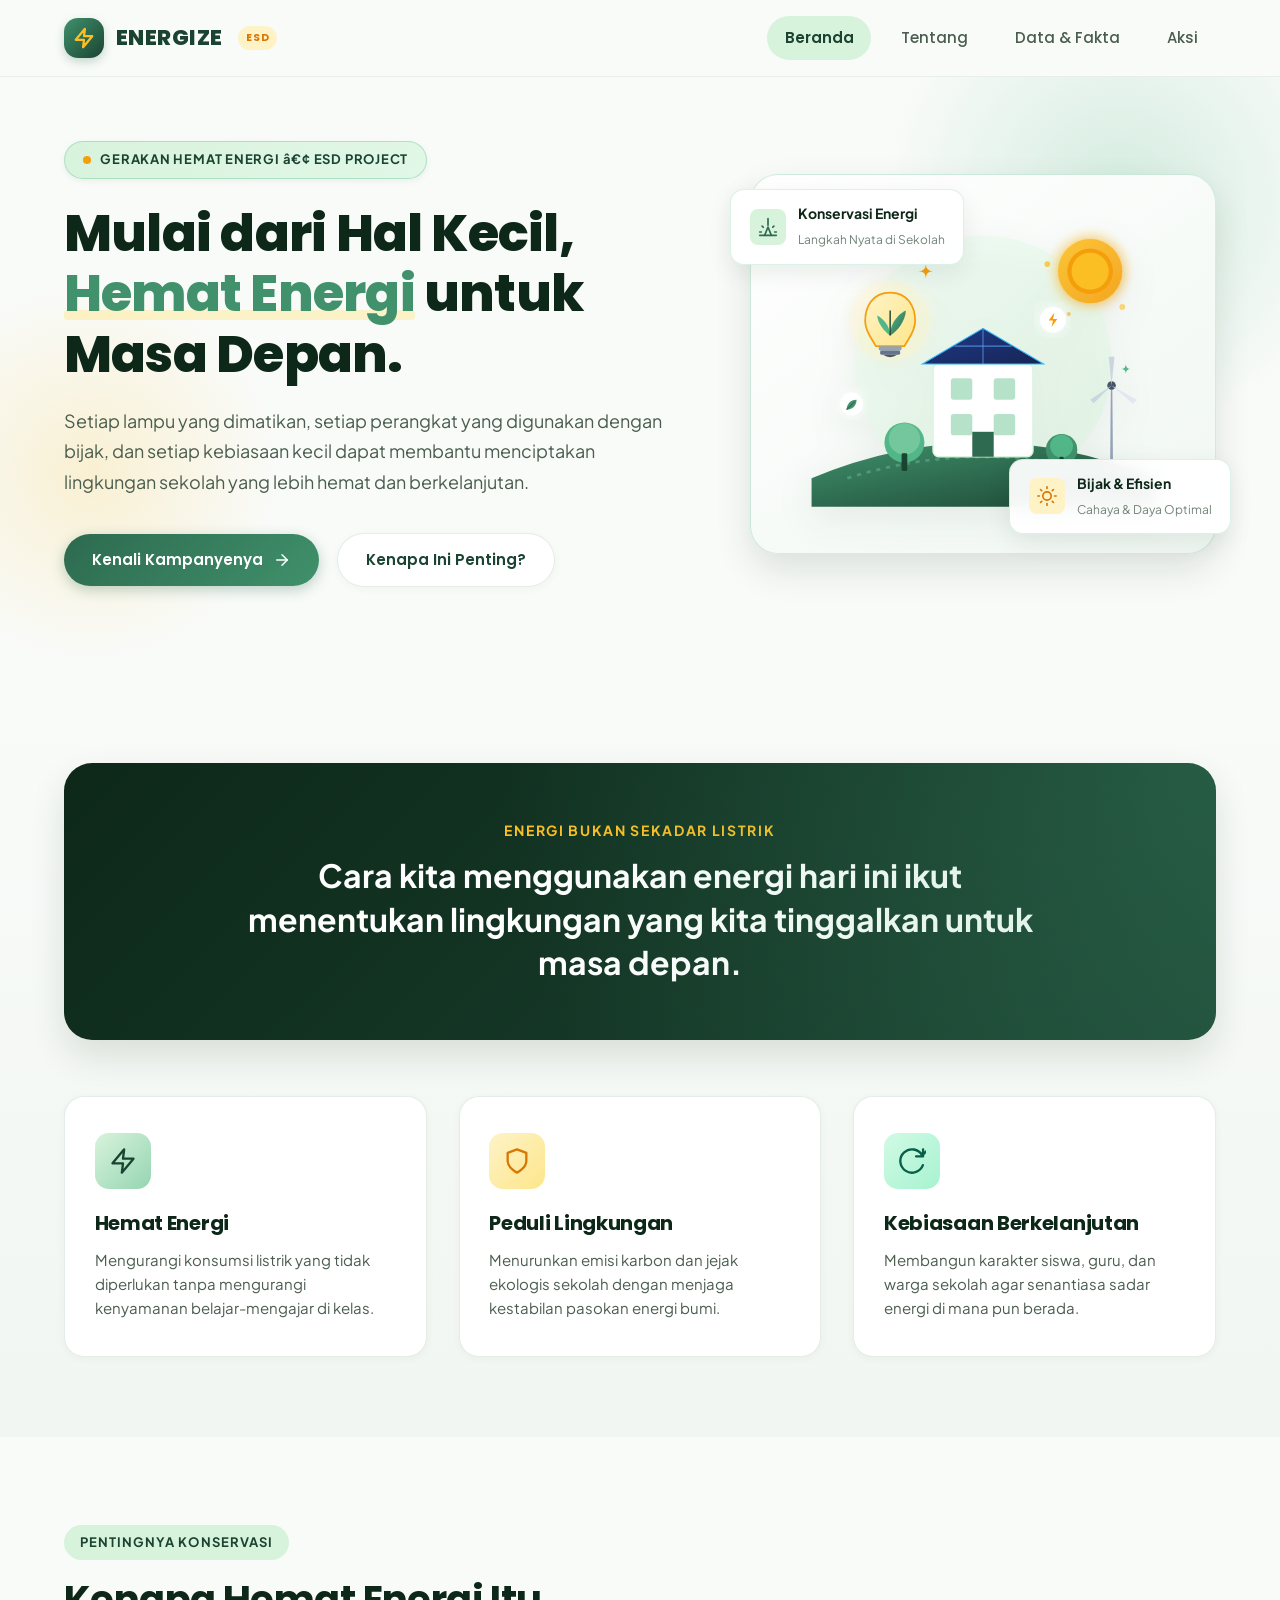
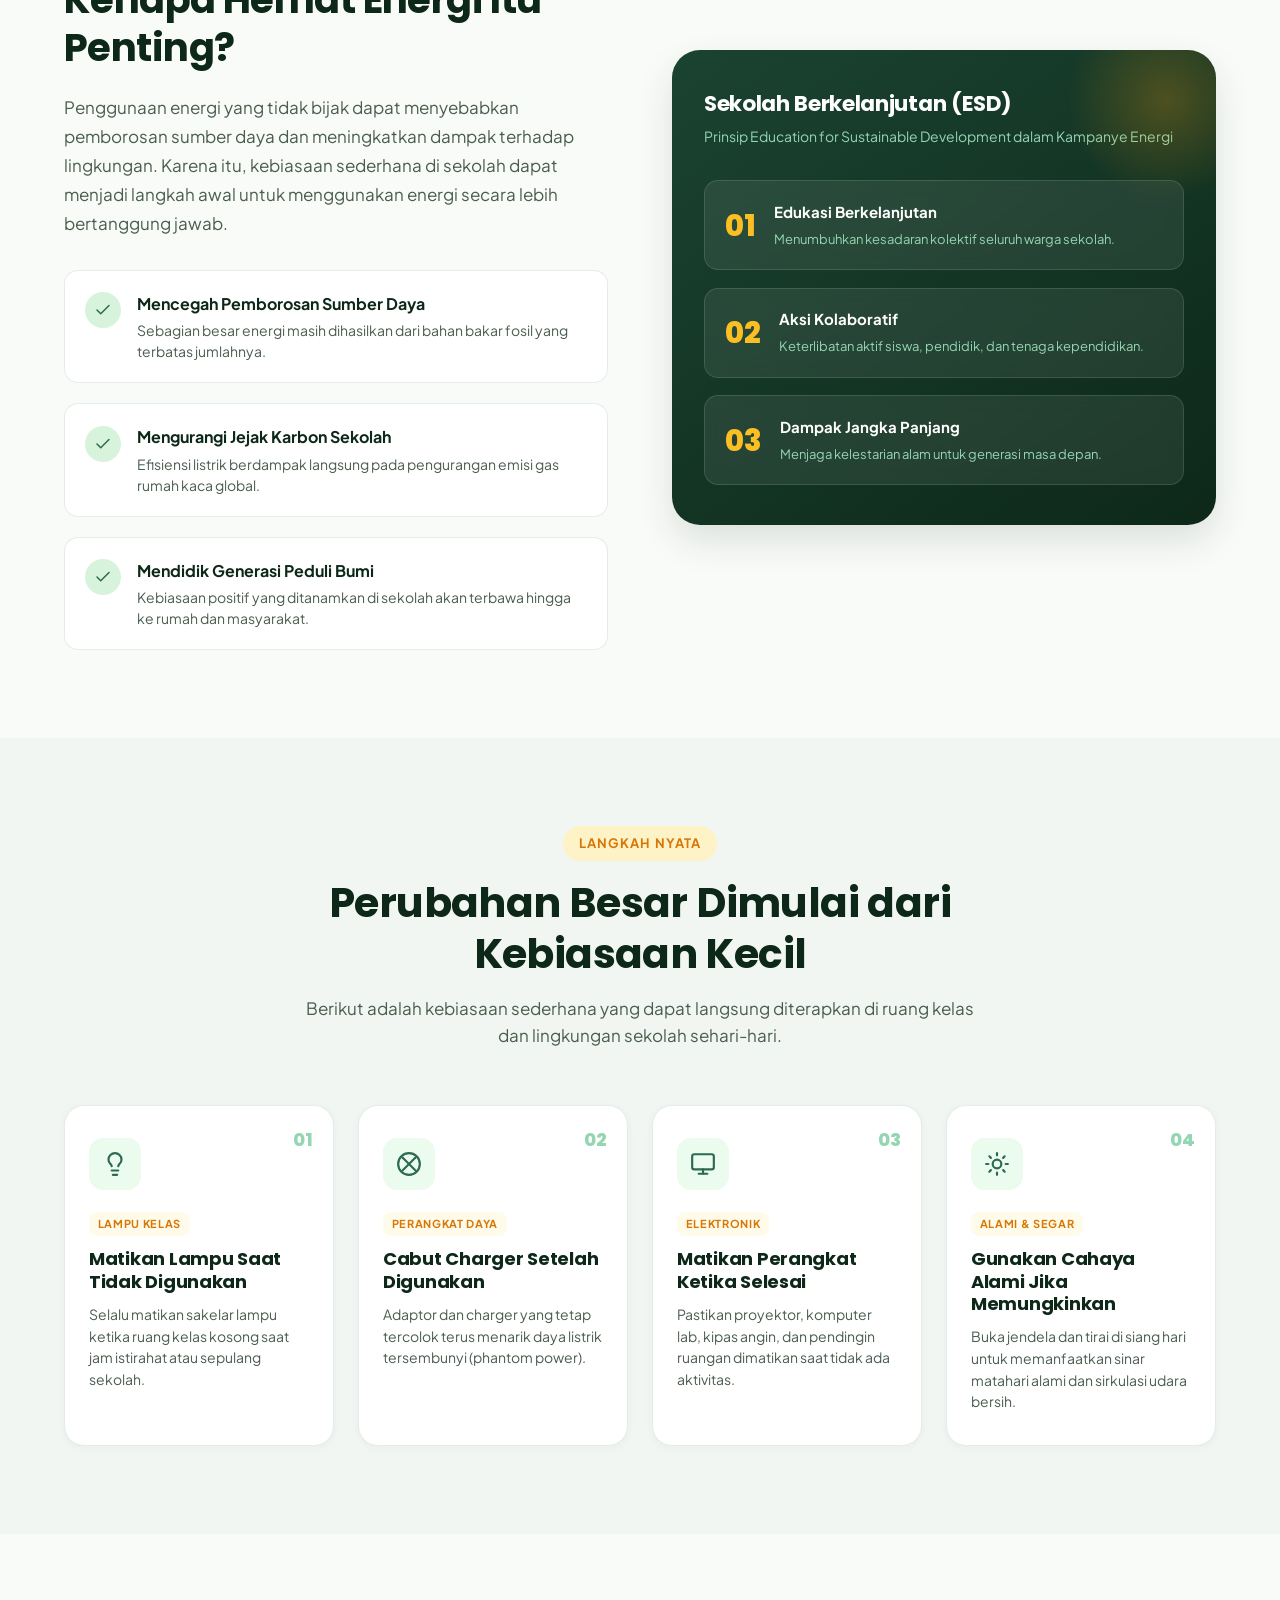
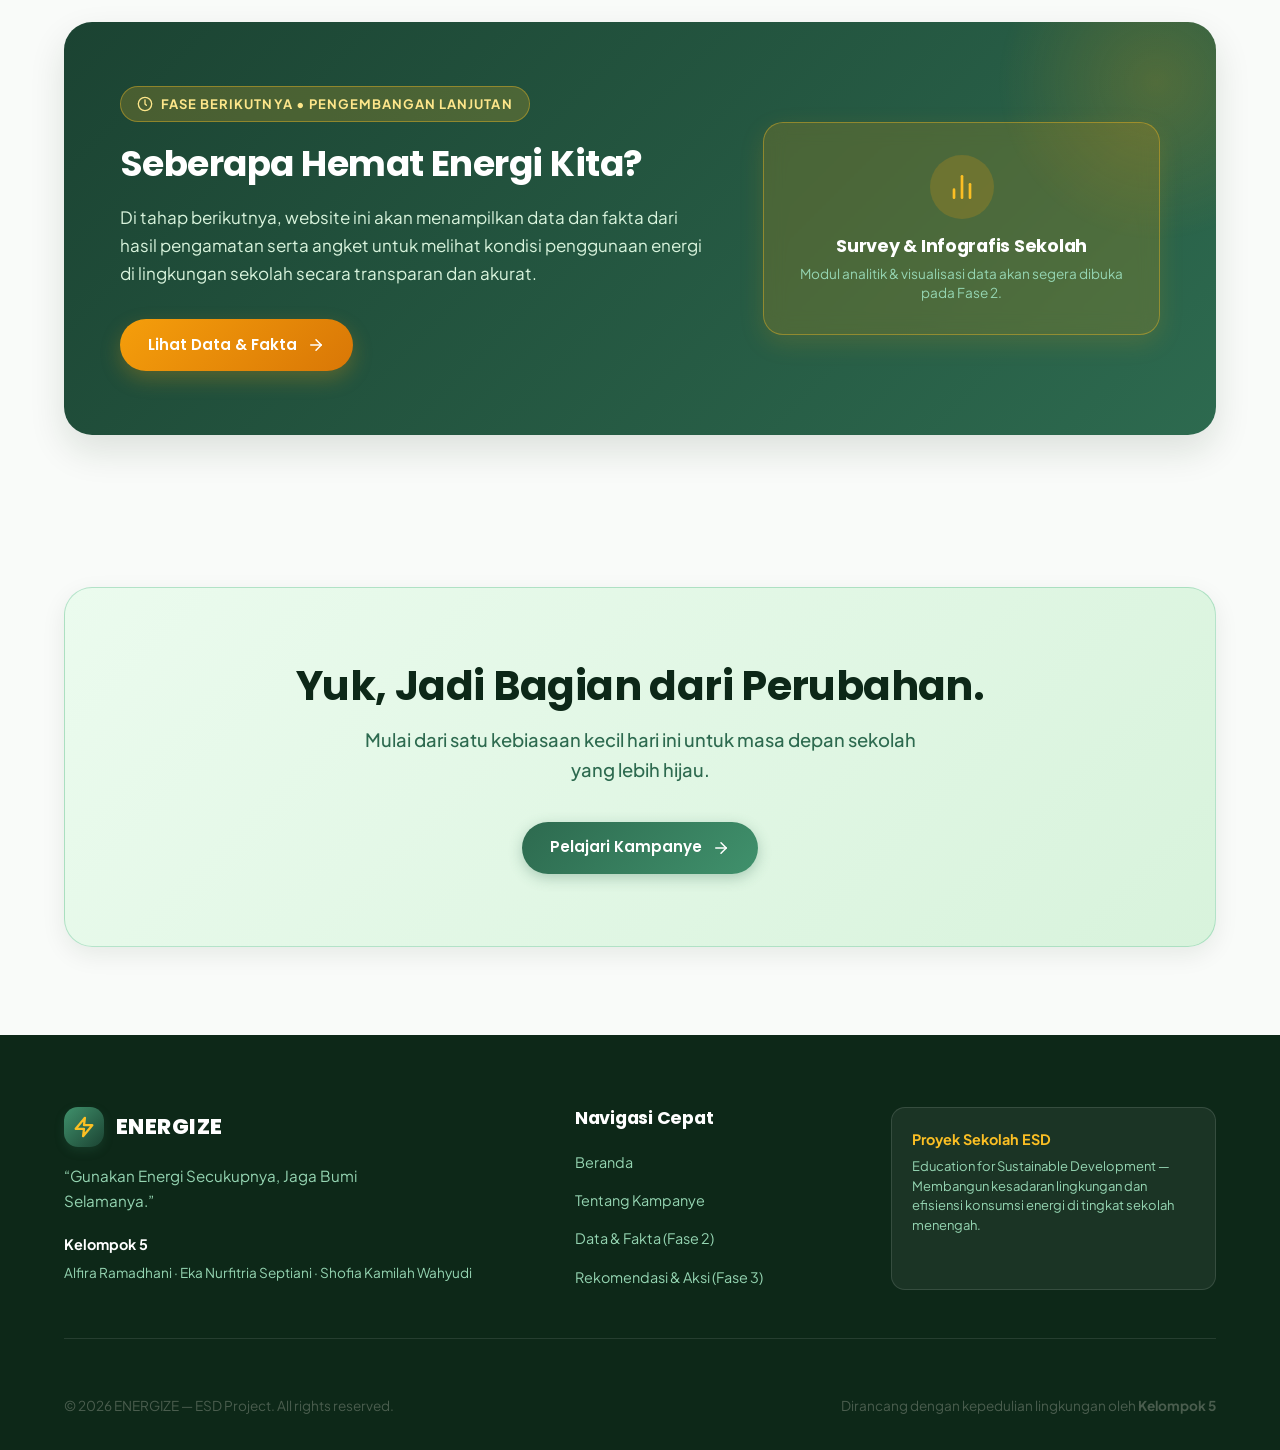
<file: index.html>
<!DOCTYPE html>
<html lang="id">
<head>
  <meta charset="UTF-8">
  <meta name="viewport" content="width=device-width, initial-scale=1.0">
  <meta name="description" content="ENERGIZE â€” Gerakan Hemat Energi di Sekolah untuk proyek ESD (Education for Sustainable Development) oleh Kelompok 5. Gunakan Energi Secukupnya, Jaga Bumi Selamanya.">
  <meta name="keywords" content="hemat energi, konservasi energi, ESD project, sekolah hijau, eco friendly school, kelola energi">
  <meta name="author" content="Kelompok 5">
  
  <title>ENERGIZE Gerakan Hemat Energi di Sekolah | ESD Project</title>

  <!-- Google Fonts -->
  <link rel="preconnect" href="https://fonts.googleapis.com">
  <link rel="preconnect" href="https://fonts.gstatic.com" crossorigin>
  <link href="https://fonts.googleapis.com/css2?family=Plus+Jakarta+Sans:wght@400;500;600;700&family=Poppins:wght@500;600;700;800&display=swap" rel="stylesheet">

  <!-- Custom CSS -->
  <link rel="stylesheet" href="css/style.css">
</head>
<body>

  <!-- ==================== HEADER & NAVBAR ==================== -->
  <header class="site-header" id="siteHeader">
    <div class="container nav-container">
      <a href="index.html" class="brand-logo" aria-label="ENERGIZE Beranda">
        <div class="brand-icon">
          <svg width="22" height="22" viewBox="0 0 24 24" fill="none" stroke="currentColor" stroke-width="2.5" stroke-linecap="round" stroke-linejoin="round">
            <path d="M13 2L3 14h9l-1 8 10-12h-9l1-8z"></path>
          </svg>
        </div>
        <span>ENERGIZE</span>
        <span class="brand-badge">ESD</span>
      </a>

      <!-- Navigation Links -->
      <nav class="nav-menu" id="navMenu" aria-label="Menu Utama">
        <a href="index.html" class="nav-link active" aria-current="page">Beranda</a>
        <a href="tentang.html" class="nav-link">Tentang</a>
        <a href="data.html" class="nav-link">
          Data & Fakta
        </a>
        <a href="aksi.html" class="nav-link">
          Aksi
        </a>
      </nav>

      <!-- Mobile Hamburger Button -->
      <button class="mobile-toggle" id="mobileToggle" aria-label="Buka Menu Navigasi" aria-expanded="false">
        <span></span>
        <span></span>
        <span></span>
      </button>
    </div>
  </header>

  <main>
    <!-- ==================== HERO SECTION ==================== -->
    <section class="hero-section" id="hero">
      <div class="hero-glow-1"></div>
      <div class="hero-glow-2"></div>
      <div class="container">
        <div class="hero-grid">
          <!-- Text Content -->
          <div class="hero-content fade-in-up">
            <div class="hero-badge">
              <span class="pulse-dot"></span>
              <span>GERAKAN HEMAT ENERGI â€¢ ESD PROJECT</span>
            </div>
            
            <h1 class="hero-title">
              Mulai dari Hal Kecil, <span class="highlight">Hemat Energi</span> untuk Masa Depan.
            </h1>
            
            <p class="hero-subtitle">
              Setiap lampu yang dimatikan, setiap perangkat yang digunakan dengan bijak, dan setiap kebiasaan kecil dapat membantu menciptakan lingkungan sekolah yang lebih hemat dan berkelanjutan.
            </p>
            
            <div class="hero-actions">
              <a href="tentang.html" class="btn btn-primary btn-icon-right">
                <span>Kenali Kampanyenya</span>
                <svg width="18" height="18" viewBox="0 0 24 24" fill="none" stroke="currentColor" stroke-width="2" stroke-linecap="round" stroke-linejoin="round">
                  <line x1="5" y1="12" x2="19" y2="12"></line>
                  <polyline points="12 5 19 12 12 19"></polyline>
                </svg>
              </a>
              <a href="#why-matters" class="btn btn-secondary">
                Kenapa Ini Penting?
              </a>
            </div>
          </div>

          <!-- Hero Illustration Card -->
          <div class="hero-visual fade-in-up">
            <div class="visual-canvas-card">
              <img src="assets/images/hero-illustration.svg" alt="Ilustrasi Kampanye Hemat Energi di Lingkungan Sekolah" class="hero-svg-art" width="560" height="440">
            </div>

            <!-- Floating Stat Badges -->
            <div class="floating-stat-card stat-card-1">
              <div class="stat-icon green">
                <svg width="20" height="20" viewBox="0 0 24 24" fill="none" stroke="currentColor" stroke-width="2" stroke-linecap="round" stroke-linejoin="round">
                  <path d="M12 2v8"></path>
                  <path d="m4.93 10.93 1.41 1.41"></path>
                  <path d="M2 18h2"></path>
                  <path d="M20 18h2"></path>
                  <path d="m19.07 10.93-1.41 1.41"></path>
                  <path d="M22 22H2"></path>
                  <path d="m8 22 4-10 4 10"></path>
                </svg>
              </div>
              <div class="stat-text">
                <strong>Konservasi Energi</strong>
                <span>Langkah Nyata di Sekolah</span>
              </div>
            </div>

            <div class="floating-stat-card stat-card-2">
              <div class="stat-icon yellow">
                <svg width="20" height="20" viewBox="0 0 24 24" fill="none" stroke="currentColor" stroke-width="2" stroke-linecap="round" stroke-linejoin="round">
                  <circle cx="12" cy="12" r="5"></circle>
                  <line x1="12" y1="1" x2="12" y2="3"></line>
                  <line x1="12" y1="21" x2="12" y2="23"></line>
                  <line x1="4.22" y1="4.22" x2="5.64" y2="5.64"></line>
                  <line x1="18.36" y1="18.36" x2="19.78" y2="19.78"></line>
                  <line x1="1" y1="12" x2="3" y2="12"></line>
                  <line x1="21" y1="12" x2="23" y2="12"></line>
                  <line x1="4.22" y1="19.78" x2="5.64" y2="18.36"></line>
                  <line x1="18.36" y1="5.64" x2="19.78" y2="4.22"></line>
                </svg>
              </div>
              <div class="stat-text">
                <strong>Bijak & Efisien</strong>
                <span>Cahaya & Daya Optimal</span>
              </div>
            </div>
          </div>
        </div>
      </div>
    </section>

    <!-- ==================== QUICK IMPACT / STATEMENT ==================== -->
    <section class="statement-section" id="impact">
      <div class="container">
        <!-- Statement Banner -->
        <div class="statement-banner fade-in-up">
          <span class="statement-lead">ENERGI BUKAN SEKADAR LISTRIK</span>
          <p class="statement-quote">
            Cara kita menggunakan energi hari ini ikut menentukan lingkungan yang kita tinggalkan untuk masa depan.
          </p>
        </div>

        <!-- 3 Feature Cards -->
        <div class="impact-grid">
          <!-- Card 1 -->
          <article class="impact-card fade-in-up">
            <div class="impact-icon-wrapper icon-emerald">
              <svg width="28" height="28" viewBox="0 0 24 24" fill="none" stroke="currentColor" stroke-width="2" stroke-linecap="round" stroke-linejoin="round">
                <polygon points="13 2 3 14 12 14 11 22 21 10 12 10 13 2"></polygon>
              </svg>
            </div>
            <h3 class="impact-title">Hemat Energi</h3>
            <p class="impact-text">
              Mengurangi konsumsi listrik yang tidak diperlukan tanpa mengurangi kenyamanan belajar-mengajar di kelas.
            </p>
          </article>

          <!-- Card 2 -->
          <article class="impact-card fade-in-up">
            <div class="impact-icon-wrapper icon-amber">
              <svg width="28" height="28" viewBox="0 0 24 24" fill="none" stroke="currentColor" stroke-width="2" stroke-linecap="round" stroke-linejoin="round">
                <path d="M12 22s8-4 8-10V5l-8-3-8 3v7c0 6 8 10 8 10z"></path>
              </svg>
            </div>
            <h3 class="impact-title">Peduli Lingkungan</h3>
            <p class="impact-text">
              Menurunkan emisi karbon dan jejak ekologis sekolah dengan menjaga kestabilan pasokan energi bumi.
            </p>
          </article>

          <!-- Card 3 -->
          <article class="impact-card fade-in-up">
            <div class="impact-icon-wrapper icon-mint">
              <svg width="28" height="28" viewBox="0 0 24 24" fill="none" stroke="currentColor" stroke-width="2" stroke-linecap="round" stroke-linejoin="round">
                <path d="M21.5 2v6h-6M21.34 15.57a10 10 0 1 1-.57-8.38l5.67-5.67"></path>
              </svg>
            </div>
            <h3 class="impact-title">Kebiasaan Berkelanjutan</h3>
            <p class="impact-text">
              Membangun karakter siswa, guru, dan warga sekolah agar senantiasa sadar energi di mana pun berada.
            </p>
          </article>
        </div>
      </div>
    </section>

    <!-- ==================== WHY IT MATTERS SECTION ==================== -->
    <section class="section why-section" id="why-matters">
      <div class="container">
        <div class="why-grid">
          <!-- Text Column -->
          <div class="why-content fade-in-up">
            <span class="section-tag">Pentingnya Konservasi</span>
            <h2>Kenapa Hemat Energi Itu Penting?</h2>
            <p class="why-lead-text">
              Penggunaan energi yang tidak bijak dapat menyebabkan pemborosan sumber daya dan meningkatkan dampak terhadap lingkungan. Karena itu, kebiasaan sederhana di sekolah dapat menjadi langkah awal untuk menggunakan energi secara lebih bertanggung jawab.
            </p>

            <div class="why-points-list">
              <div class="why-point-item">
                <div class="why-point-icon">
                  <svg width="18" height="18" viewBox="0 0 24 24" fill="none" stroke="currentColor" stroke-width="2" stroke-linecap="round" stroke-linejoin="round">
                    <path d="M20 6L9 17l-5-5"></path>
                  </svg>
                </div>
                <div class="why-point-text">
                  <strong>Mencegah Pemborosan Sumber Daya</strong>
                  <p>Sebagian besar energi masih dihasilkan dari bahan bakar fosil yang terbatas jumlahnya.</p>
                </div>
              </div>

              <div class="why-point-item">
                <div class="why-point-icon">
                  <svg width="18" height="18" viewBox="0 0 24 24" fill="none" stroke="currentColor" stroke-width="2" stroke-linecap="round" stroke-linejoin="round">
                    <path d="M20 6L9 17l-5-5"></path>
                  </svg>
                </div>
                <div class="why-point-text">
                  <strong>Mengurangi Jejak Karbon Sekolah</strong>
                  <p>Efisiensi listrik berdampak langsung pada pengurangan emisi gas rumah kaca global.</p>
                </div>
              </div>

              <div class="why-point-item">
                <div class="why-point-icon">
                  <svg width="18" height="18" viewBox="0 0 24 24" fill="none" stroke="currentColor" stroke-width="2" stroke-linecap="round" stroke-linejoin="round">
                    <path d="M20 6L9 17l-5-5"></path>
                  </svg>
                </div>
                <div class="why-point-text">
                  <strong>Mendidik Generasi Peduli Bumi</strong>
                  <p>Kebiasaan positif yang ditanamkan di sekolah akan terbawa hingga ke rumah dan masyarakat.</p>
                </div>
              </div>
            </div>
          </div>

          <!-- Infographic / Visual Column -->
          <div class="why-visual-box fade-in-up">
            <h3 class="why-box-title">Sekolah Berkelanjutan (ESD)</h3>
            <p class="why-box-sub">Prinsip Education for Sustainable Development dalam Kampanye Energi</p>

            <div class="why-stats-cards">
              <div class="why-stat-row">
                <div class="why-stat-num">01</div>
                <div class="why-stat-info">
                  <strong>Edukasi Berkelanjutan</strong>
                  <span>Menumbuhkan kesadaran kolektif seluruh warga sekolah.</span>
                </div>
              </div>

              <div class="why-stat-row">
                <div class="why-stat-num">02</div>
                <div class="why-stat-info">
                  <strong>Aksi Kolaboratif</strong>
                  <span>Keterlibatan aktif siswa, pendidik, dan tenaga kependidikan.</span>
                </div>
              </div>

              <div class="why-stat-row">
                <div class="why-stat-num">03</div>
                <div class="why-stat-info">
                  <strong>Dampak Jangka Panjang</strong>
                  <span>Menjaga kelestarian alam untuk generasi masa depan.</span>
                </div>
              </div>
            </div>
          </div>
        </div>
      </div>
    </section>

    <!-- ==================== SMALL HABITS SECTION ==================== -->
    <section class="section habits-section" id="habits">
      <div class="container">
        <div class="section-header fade-in-up">
          <span class="section-tag accent">Langkah Nyata</span>
          <h2 class="section-title">Perubahan Besar Dimulai dari Kebiasaan Kecil</h2>
          <p class="section-desc">
            Berikut adalah kebiasaan sederhana yang dapat langsung diterapkan di ruang kelas dan lingkungan sekolah sehari-hari.
          </p>
        </div>

        <div class="habits-grid">
          <!-- Habit 1 -->
          <article class="habit-card fade-in-up">
            <span class="habit-number">01</span>
            <div class="habit-icon">
              <svg width="26" height="26" viewBox="0 0 24 24" fill="none" stroke="currentColor" stroke-width="2" stroke-linecap="round" stroke-linejoin="round">
                <path d="M15 14c.2-1 .7-1.7 1.5-2.5 1-.9 1.5-2.2 1.5-3.5A6 6 0 0 0 6 8c0 1 .2 2.2 1.5 3.5.7.7 1.3 1.5 1.5 2.5"></path>
                <path d="M9 18h6"></path>
                <path d="M10 22h4"></path>
              </svg>
            </div>
            <span class="habit-badge">Lampu Kelas</span>
            <h3 class="habit-title">Matikan Lampu Saat Tidak Digunakan</h3>
            <p class="habit-desc">
              Selalu matikan sakelar lampu ketika ruang kelas kosong saat jam istirahat atau sepulang sekolah.
            </p>
          </article>

          <!-- Habit 2 -->
          <article class="habit-card fade-in-up">
            <span class="habit-number">02</span>
            <div class="habit-icon">
              <svg width="26" height="26" viewBox="0 0 24 24" fill="none" stroke="currentColor" stroke-width="2" stroke-linecap="round" stroke-linejoin="round">
                <path d="M18 6L6 18"></path>
                <path d="m6 6 12 12"></path>
                <circle cx="12" cy="12" r="10"></circle>
              </svg>
            </div>
            <span class="habit-badge">Perangkat Daya</span>
            <h3 class="habit-title">Cabut Charger Setelah Digunakan</h3>
            <p class="habit-desc">
              Adaptor dan charger yang tetap tercolok terus menarik daya listrik tersembunyi (phantom power).
            </p>
          </article>

          <!-- Habit 3 -->
          <article class="habit-card fade-in-up">
            <span class="habit-number">03</span>
            <div class="habit-icon">
              <svg width="26" height="26" viewBox="0 0 24 24" fill="none" stroke="currentColor" stroke-width="2" stroke-linecap="round" stroke-linejoin="round">
                <rect x="2" y="3" width="20" height="14" rx="2" ry="2"></rect>
                <line x1="8" y1="21" x2="16" y2="21"></line>
                <line x1="12" y1="17" x2="12" y2="21"></line>
              </svg>
            </div>
            <span class="habit-badge">Elektronik</span>
            <h3 class="habit-title">Matikan Perangkat Ketika Selesai</h3>
            <p class="habit-desc">
              Pastikan proyektor, komputer lab, kipas angin, dan pendingin ruangan dimatikan saat tidak ada aktivitas.
            </p>
          </article>

          <!-- Habit 4 -->
          <article class="habit-card fade-in-up">
            <span class="habit-number">04</span>
            <div class="habit-icon">
              <svg width="26" height="26" viewBox="0 0 24 24" fill="none" stroke="currentColor" stroke-width="2" stroke-linecap="round" stroke-linejoin="round">
                <circle cx="12" cy="12" r="4"></circle>
                <path d="M12 2v2"></path>
                <path d="M12 20v2"></path>
                <path d="m4.93 4.93 1.41 1.41"></path>
                <path d="m17.66 17.66 1.41 1.41"></path>
                <path d="M2 12h2"></path>
                <path d="M20 12h2"></path>
                <path d="m6.34 17.66-1.41 1.41"></path>
                <path d="m19.07 4.93-1.41 1.41"></path>
              </svg>
            </div>
            <span class="habit-badge">Alami & Segar</span>
            <h3 class="habit-title">Gunakan Cahaya Alami Jika Memungkinkan</h3>
            <p class="habit-desc">
              Buka jendela dan tirai di siang hari untuk memanfaatkan sinar matahari alami dan sirkulasi udara bersih.
            </p>
          </article>
        </div>
      </div>
    </section>

    <!-- ==================== TEASER SECTION (PHASE 2 & 3) ==================== -->
    <section class="section teaser-section" id="teaser">
      <div class="container">
        <div class="teaser-card fade-in-up">
          <div class="teaser-content">
            <div class="teaser-badge">
              <svg width="16" height="16" viewBox="0 0 24 24" fill="none" stroke="currentColor" stroke-width="2" stroke-linecap="round" stroke-linejoin="round">
                <circle cx="12" cy="12" r="10"></circle>
                <polyline points="12 6 12 12 14 14"></polyline>
              </svg>
              <span>FASE BERIKUTNYA &bull; PENGEMBANGAN LANJUTAN</span>
            </div>
            <h2 class="teaser-title">Seberapa Hemat Energi Kita?</h2>
            <p class="teaser-desc">
              Di tahap berikutnya, website ini akan menampilkan data dan fakta dari hasil pengamatan serta angket untuk melihat kondisi penggunaan energi di lingkungan sekolah secara transparan dan akurat.
            </p>
            <a href="data.html" class="btn btn-accent">
              <span>Lihat Data & Fakta</span>
              <span class="btn-icon-right">
                <svg width="18" height="18" viewBox="0 0 24 24" fill="none" stroke="currentColor" stroke-width="2" stroke-linecap="round" stroke-linejoin="round">
                  <line x1="5" y1="12" x2="19" y2="12"></line>
                  <polyline points="12 5 19 12 12 19"></polyline>
                </svg>
              </span>
            </a>
          </div>

          <div class="teaser-preview-box">
            <div class="teaser-icon-graphic">
              <svg width="32" height="32" viewBox="0 0 24 24" fill="none" stroke="currentColor" stroke-width="2" stroke-linecap="round" stroke-linejoin="round">
                <line x1="18" y1="20" x2="18" y2="10"></line>
                <line x1="12" y1="20" x2="12" y2="4"></line>
                <line x1="6" y1="20" x2="6" y2="14"></line>
              </svg>
            </div>
            <h4 class="teaser-preview-title">Survey & Infografis Sekolah</h4>
            <p class="teaser-preview-subtitle">Modul analitik & visualisasi data akan segera dibuka pada Fase 2.</p>
          </div>
        </div>
      </div>
    </section>

    <!-- ==================== CALL TO ACTION (CTA) ==================== -->
    <section class="cta-section" id="cta">
      <div class="container">
        <div class="cta-box fade-in-up">
          <h2 class="cta-title">Yuk, Jadi Bagian dari Perubahan.</h2>
          <p class="cta-subtitle">Mulai dari satu kebiasaan kecil hari ini untuk masa depan sekolah yang lebih hijau.</p>
          <a href="tentang.html" class="btn btn-primary">
            <span>Pelajari Kampanye</span>
            <span class="btn-icon-right">
              <svg width="18" height="18" viewBox="0 0 24 24" fill="none" stroke="currentColor" stroke-width="2" stroke-linecap="round" stroke-linejoin="round">
                <line x1="5" y1="12" x2="19" y2="12"></line>
                <polyline points="12 5 19 12 12 19"></polyline>
              </svg>
            </span>
          </a>
        </div>
      </div>
    </section>
  </main>

  <!-- ==================== FOOTER ==================== -->
   <footer class="site-footer">
    <div class="container">
      <div class="footer-top">
        <div class="footer-brand">
          <a href="index.html" class="brand-logo">
            <div class="brand-icon" aria-hidden="true">
              <svg width="22" height="22" viewBox="0 0 24 24" fill="none" stroke="currentColor" stroke-width="2.5" stroke-linecap="round" stroke-linejoin="round"><path d="M13 2L3 14h9l-1 8 10-12h-9l1-8z"></path></svg>
            </div>
            <span>ENERGIZE</span>
          </a>
          <p class="footer-tagline">“Gunakan Energi Secukupnya, Jaga Bumi Selamanya.”</p>
          <div class="footer-team-info">
            <strong>Kelompok 5</strong>
            <p>Alfira Ramadhani · Eka Nurfitria Septiani · Shofia Kamilah Wahyudi</p>
          </div>
        </div>
        <div class="footer-nav">
          <h4 class="footer-heading">Navigasi Cepat</h4>
          <ul class="footer-links">
            <li><a href="index.html" class="footer-link">Beranda</a></li>
            <li><a href="tentang.html" class="footer-link">Tentang Kampanye</a></li>
            <li><a href="data.html" class="footer-link">Data &amp; Fakta (Fase 2)</a></li>
            <li><a href="aksi.html" class="footer-link" aria-current="page">Rekomendasi &amp; Aksi (Fase 3)</a></li>
          </ul>
        </div>
        <div class="footer-esd-badge">
          <strong>Proyek Sekolah ESD</strong>
          <p>Education for Sustainable Development — Membangun kesadaran lingkungan dan efisiensi konsumsi energi di tingkat sekolah menengah.</p>
        </div>
      </div>
      <div class="footer-bottom">
        <p>&copy; 2026 ENERGIZE — ESD Project. All rights reserved.</p>
        <p>Dirancang dengan kepedulian lingkungan oleh <strong>Kelompok 5</strong></p>
      </div>
    </div>
  </footer>

  <!-- Back to top button -->
  <button class="back-to-top" id="backToTop" aria-label="Kembali ke atas">
    <svg width="20" height="20" viewBox="0 0 24 24" fill="none" stroke="currentColor" stroke-width="2.5" stroke-linecap="round" stroke-linejoin="round">
      <polyline points="18 15 12 9 6 15"></polyline>
    </svg>
  </button>

  <!-- JavaScript -->
  <script src="js/script.js"></script>
</body>
</html>
</file>
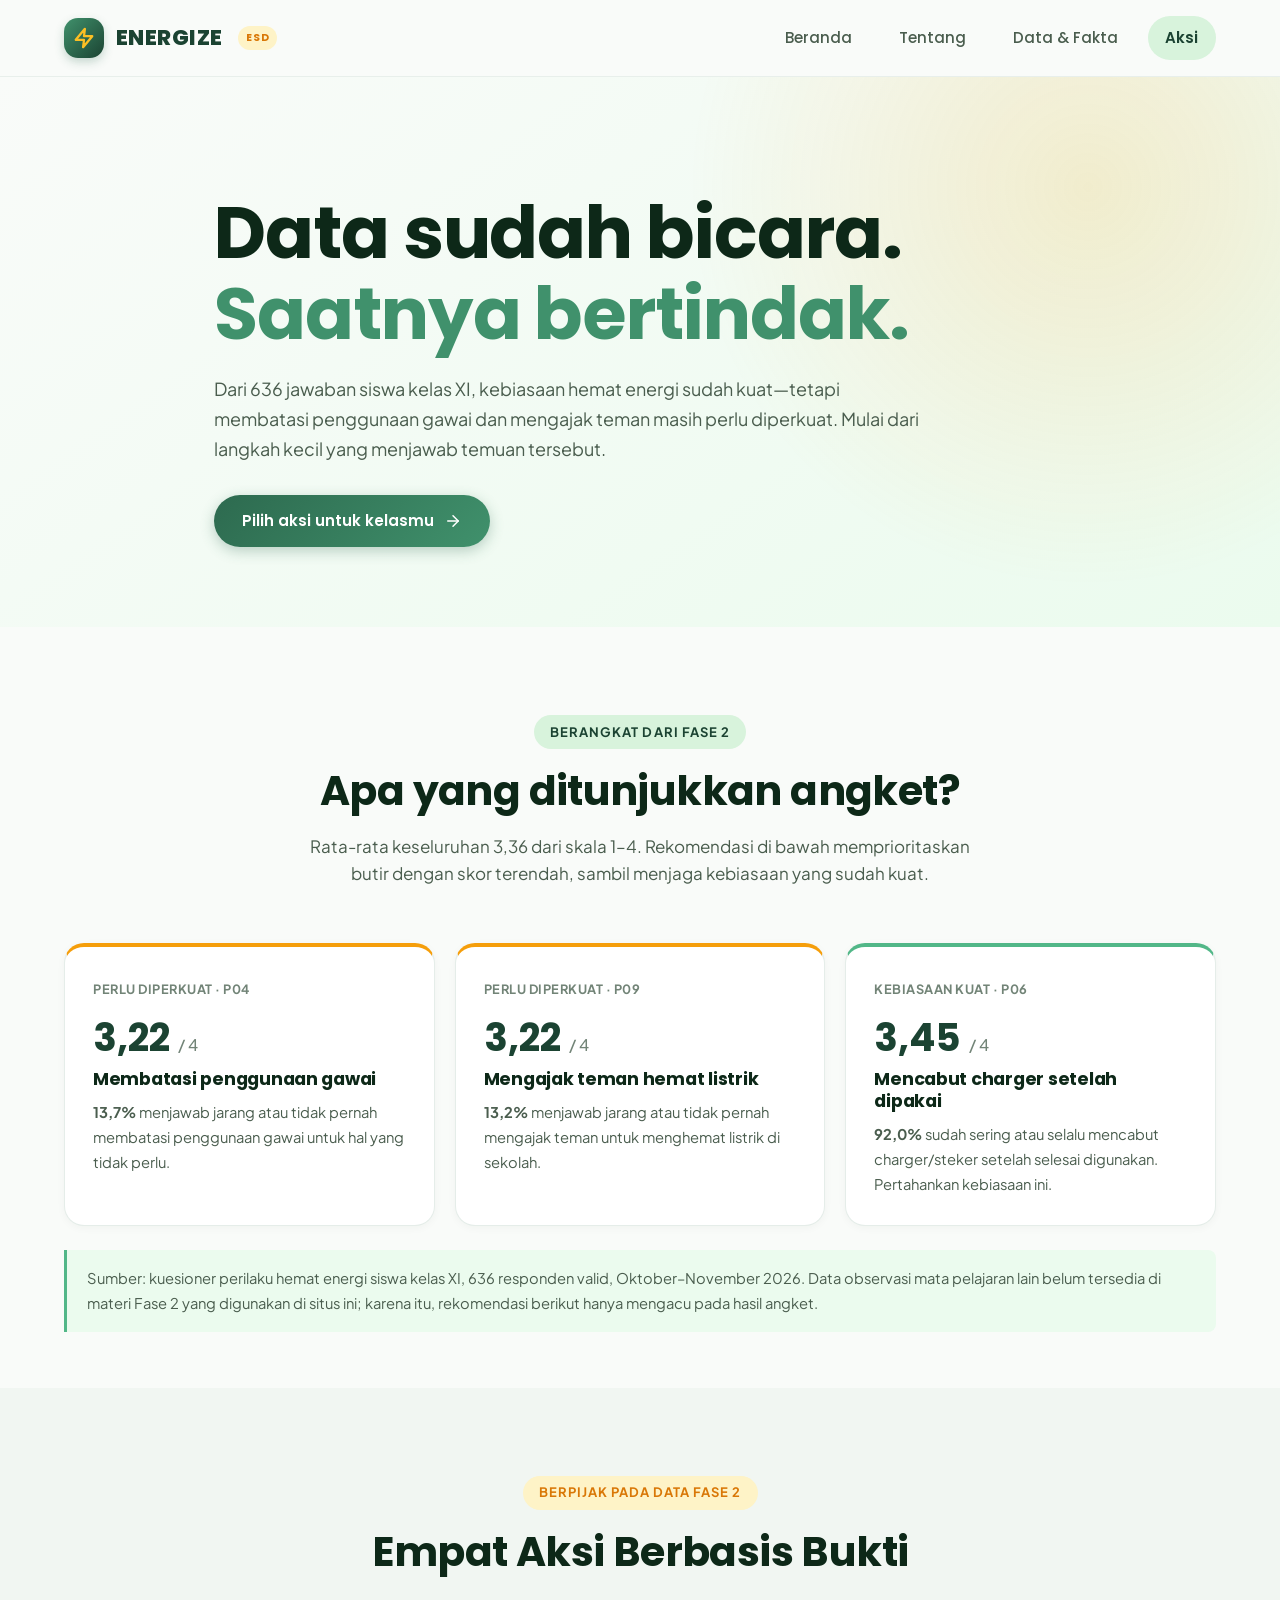
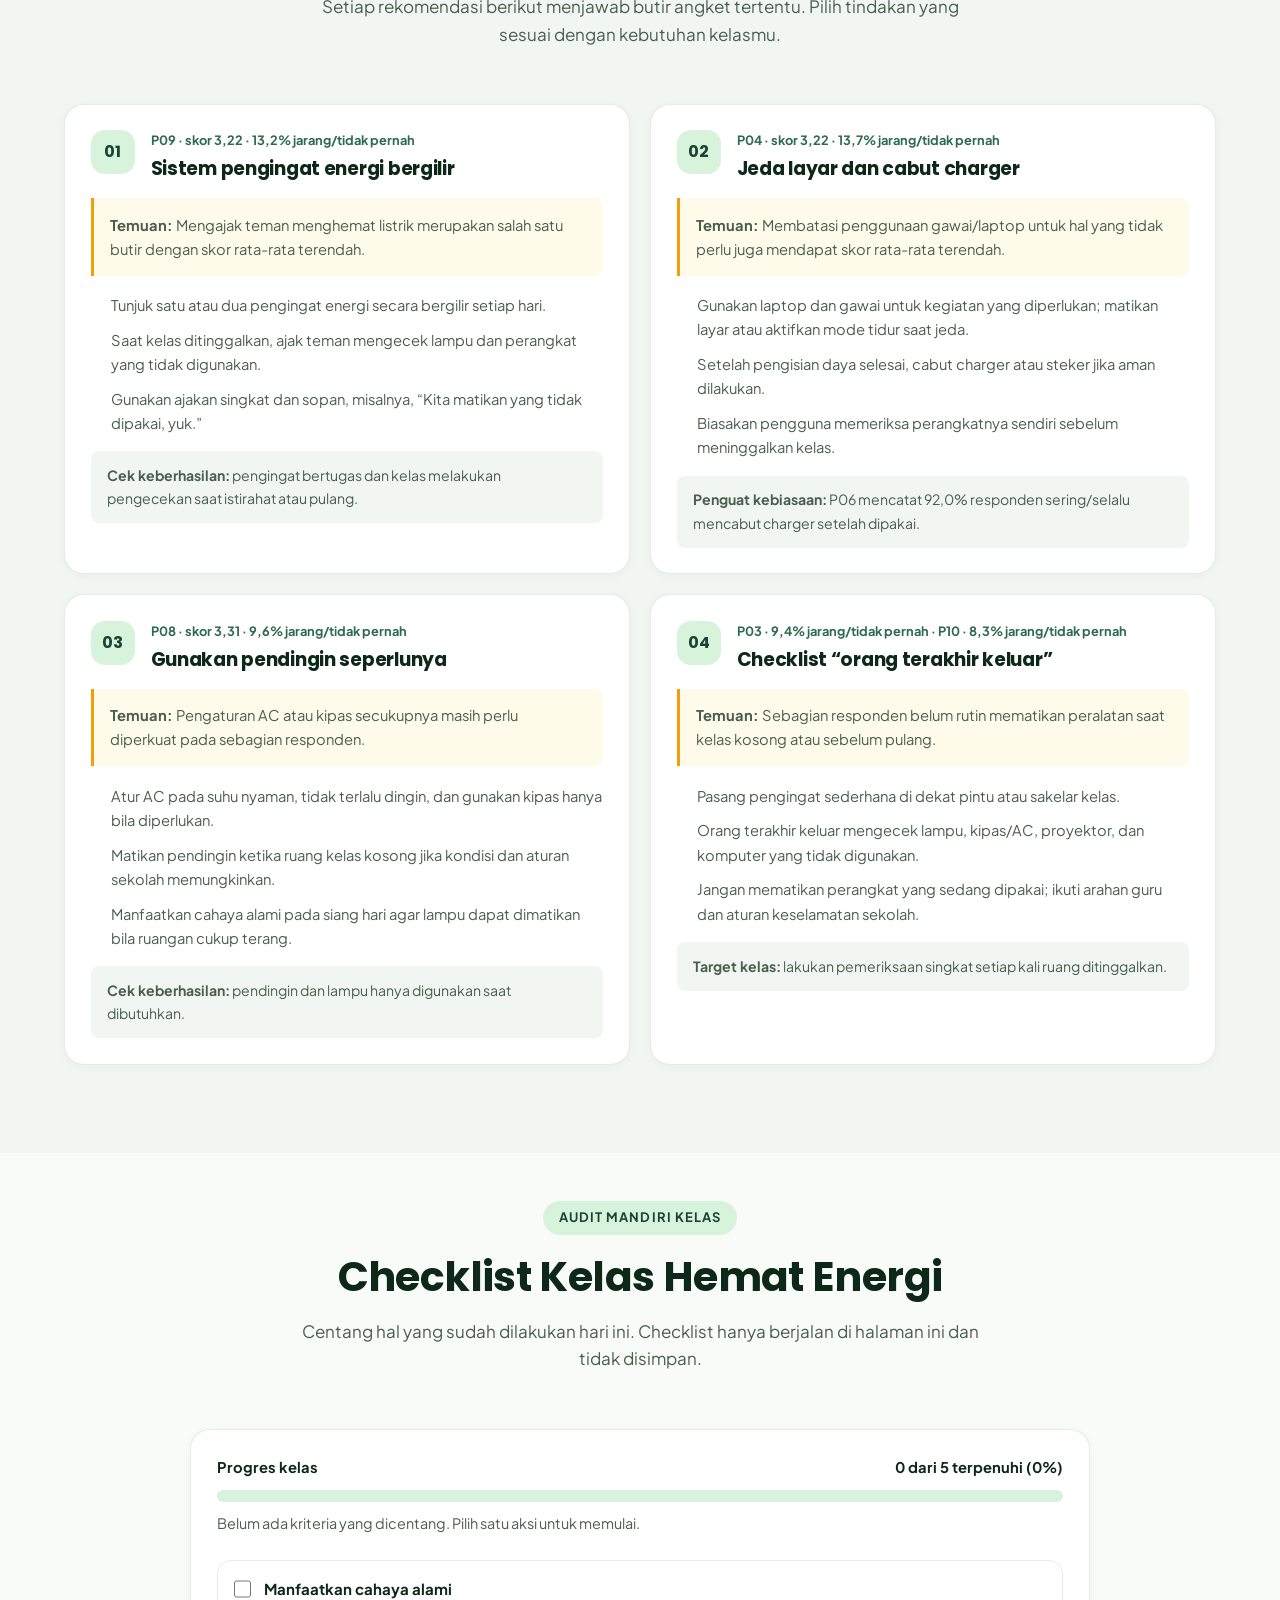
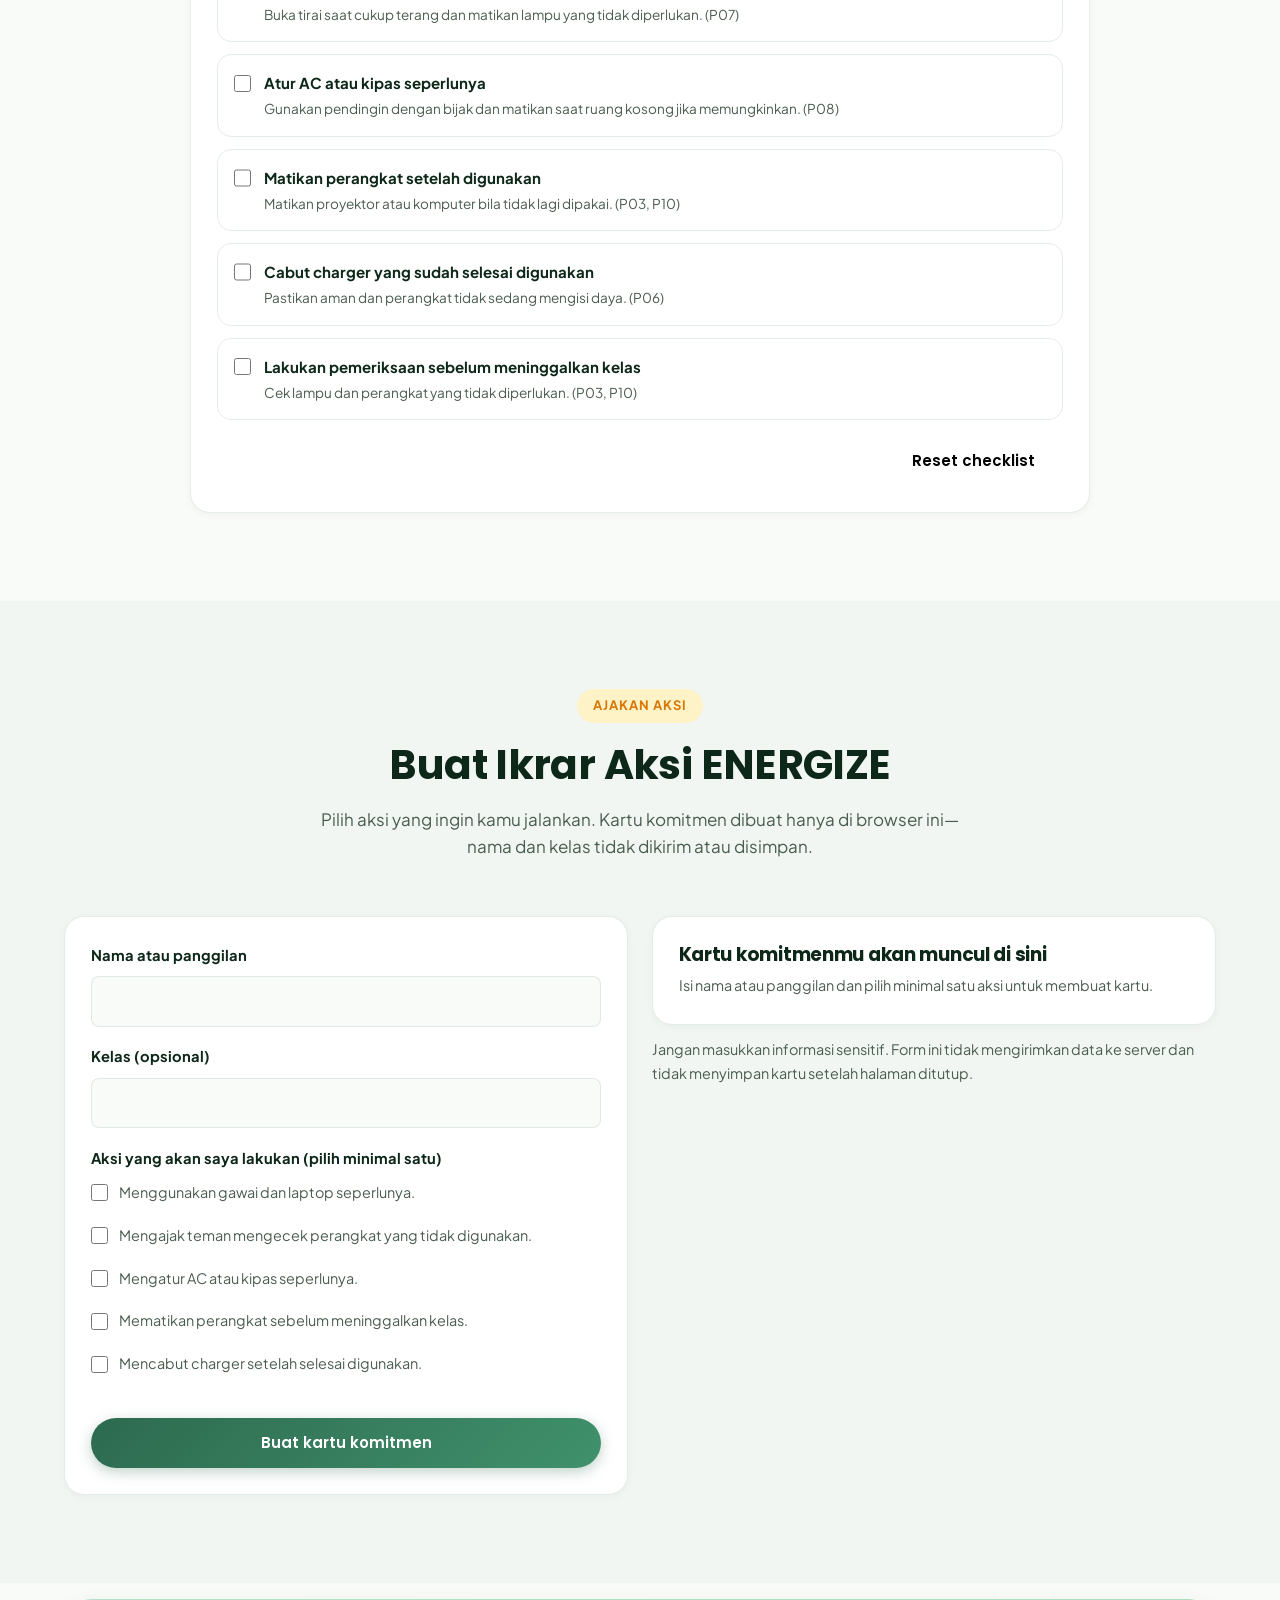
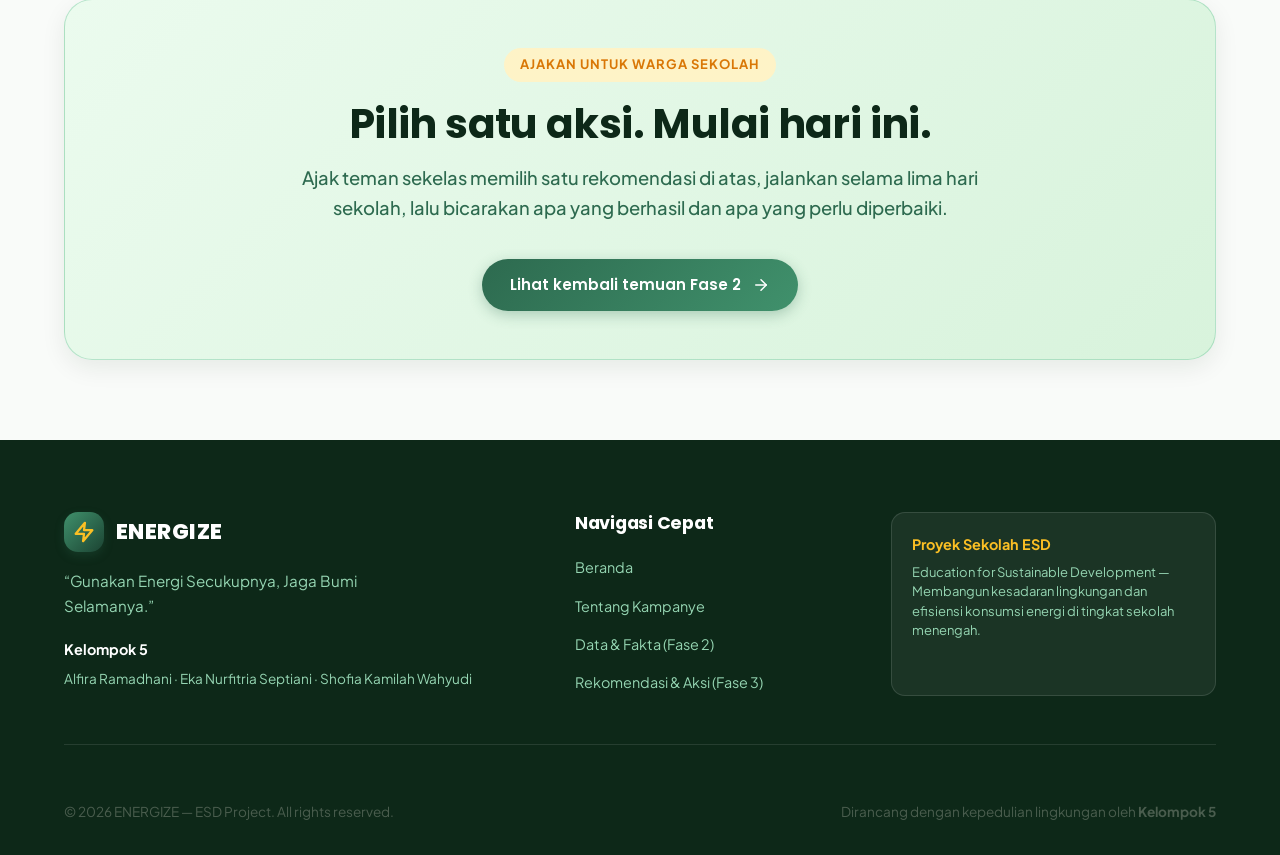
<file: aksi.html>
<!DOCTYPE html>
<html lang="id">
<head>
  <meta charset="UTF-8">
  <meta name="viewport" content="width=device-width, initial-scale=1.0">
  <meta name="description" content="Rekomendasi hemat energi dan ajakan aksi ENERGIZE berdasarkan hasil kuesioner siswa kelas XI.">
  <meta name="author" content="Kelompok 5">
  <title>Rekomendasi &amp; Aksi — ENERGIZE | ESD Project</title>

  <link rel="preconnect" href="https://fonts.googleapis.com">
  <link rel="preconnect" href="https://fonts.gstatic.com" crossorigin>
  <link href="https://fonts.googleapis.com/css2?family=Plus+Jakarta+Sans:wght@400;500;600;700&family=Poppins:wght@500;600;700;800&display=swap" rel="stylesheet">
  <link rel="stylesheet" href="css/style.css">
  <link rel="stylesheet" href="css/aksi.css">
</head>
<body>
  <header class="site-header" id="siteHeader">
    <div class="container nav-container">
      <a href="index.html" class="brand-logo" aria-label="ENERGIZE Beranda">
        <div class="brand-icon" aria-hidden="true">
          <svg width="22" height="22" viewBox="0 0 24 24" fill="none" stroke="currentColor" stroke-width="2.5" stroke-linecap="round" stroke-linejoin="round">
            <path d="M13 2L3 14h9l-1 8 10-12h-9l1-8z"></path>
          </svg>
        </div>
        <span>ENERGIZE</span>
        <span class="brand-badge">ESD</span>
      </a>
      <nav class="nav-menu" id="navMenu" aria-label="Menu Utama">
        <a href="index.html" class="nav-link">Beranda</a>
        <a href="tentang.html" class="nav-link">Tentang</a>
        <a href="data.html" class="nav-link">Data &amp; Fakta </a>
        <a href="aksi.html" class="nav-link active" aria-current="page">Aksi </a>
      </nav>
      <button class="mobile-toggle" id="mobileToggle" aria-label="Buka Menu Navigasi" aria-expanded="false">
        <span></span><span></span><span></span>
      </button>
    </div>
  </header>

  <main>
    <section class="action-hero">
      <div class="container action-hero-content fade-in-up">
       
        <h1 class="action-hero-title">Data sudah bicara.<br><span>Saatnya bertindak.</span></h1>
        <p class="action-hero-lead">
          Dari 636 jawaban siswa kelas XI, kebiasaan hemat energi sudah kuat—tetapi membatasi penggunaan gawai dan mengajak teman masih perlu diperkuat. Mulai dari langkah kecil yang menjawab temuan tersebut.
        </p>
        <a href="#rekomendasi" class="btn btn-primary">
          <span>Pilih aksi untuk kelasmu</span>
          <span class="btn-icon-right" aria-hidden="true">
            <svg width="18" height="18" viewBox="0 0 24 24" fill="none" stroke="currentColor" stroke-width="2" stroke-linecap="round" stroke-linejoin="round">
              <line x1="5" y1="12" x2="19" y2="12"></line>
              <polyline points="12 5 19 12 12 19"></polyline>
            </svg>
          </span>
        </a>
      </div>
    </section>

    <section class="section action-evidence" aria-labelledby="evidence-title">
      <div class="container">
        <div class="section-header fade-in-up">
          <span class="section-tag">Berangkat dari Fase 2</span>
          <h2 class="section-title" id="evidence-title">Apa yang ditunjukkan angket?</h2>
          <p class="section-desc">Rata-rata keseluruhan 3,36 dari skala 1–4. Rekomendasi di bawah memprioritaskan butir dengan skor terendah, sambil menjaga kebiasaan yang sudah kuat.</p>
        </div>
        <div class="evidence-grid">
          <article class="evidence-card evidence-priority fade-in-up">
            <span class="evidence-label">Perlu diperkuat · P04</span>
            <strong class="evidence-score">3,22 <span>/ 4</span></strong>
            <h3>Membatasi penggunaan gawai</h3>
            <p><strong>13,7%</strong> menjawab jarang atau tidak pernah membatasi penggunaan gawai untuk hal yang tidak perlu.</p>
          </article>
          <article class="evidence-card evidence-priority fade-in-up">
            <span class="evidence-label">Perlu diperkuat · P09</span>
            <strong class="evidence-score">3,22 <span>/ 4</span></strong>
            <h3>Mengajak teman hemat listrik</h3>
            <p><strong>13,2%</strong> menjawab jarang atau tidak pernah mengajak teman untuk menghemat listrik di sekolah.</p>
          </article>
          <article class="evidence-card evidence-strength fade-in-up">
            <span class="evidence-label">Kebiasaan kuat · P06</span>
            <strong class="evidence-score">3,45 <span>/ 4</span></strong>
            <h3>Mencabut charger setelah dipakai</h3>
            <p><strong>92,0%</strong> sudah sering atau selalu mencabut charger/steker setelah selesai digunakan. Pertahankan kebiasaan ini.</p>
          </article>
        </div>
        <p class="evidence-note">Sumber: kuesioner perilaku hemat energi siswa kelas XI, 636 responden valid, Oktober–November 2026. Data observasi mata pelajaran lain belum tersedia di materi Fase 2 yang digunakan di situs ini; karena itu, rekomendasi berikut hanya mengacu pada hasil angket.</p>
      </div>
    </section>

    <section class="section section-bg-alt action-section" id="rekomendasi">
      <div class="container">
        <div class="section-header fade-in-up">
          <span class="section-tag accent">Berpijak pada Data Fase 2</span>
          <h2 class="section-title">Empat Aksi Berbasis Bukti</h2>
          <p class="section-desc">Setiap rekomendasi berikut menjawab butir angket tertentu. Pilih tindakan yang sesuai dengan kebutuhan kelasmu.</p>
        </div>
        <div class="action-grid">
          <article class="action-card fade-in-up">
            <div class="action-card-heading">
              <span class="action-number">01</span>
              <div>
                <span class="action-data-tag">P09 · skor 3,22 · 13,2% jarang/tidak pernah</span>
                <h3>Sistem pengingat energi bergilir</h3>
              </div>
            </div>
            <p class="action-problem"><strong>Temuan:</strong> Mengajak teman menghemat listrik merupakan salah satu butir dengan skor rata-rata terendah.</p>
            <ul class="action-solution-list">
              <li>Tunjuk satu atau dua pengingat energi secara bergilir setiap hari.</li>
              <li>Saat kelas ditinggalkan, ajak teman mengecek lampu dan perangkat yang tidak digunakan.</li>
              <li>Gunakan ajakan singkat dan sopan, misalnya, “Kita matikan yang tidak dipakai, yuk.”</li>
            </ul>
            <p class="action-target"><strong>Cek keberhasilan:</strong> pengingat bertugas dan kelas melakukan pengecekan saat istirahat atau pulang.</p>
          </article>

          <article class="action-card fade-in-up">
            <div class="action-card-heading">
              <span class="action-number">02</span>
              <div>
                <span class="action-data-tag">P04 · skor 3,22 · 13,7% jarang/tidak pernah</span>
                <h3>Jeda layar dan cabut charger</h3>
              </div>
            </div>
            <p class="action-problem"><strong>Temuan:</strong> Membatasi penggunaan gawai/laptop untuk hal yang tidak perlu juga mendapat skor rata-rata terendah.</p>
            <ul class="action-solution-list">
              <li>Gunakan laptop dan gawai untuk kegiatan yang diperlukan; matikan layar atau aktifkan mode tidur saat jeda.</li>
              <li>Setelah pengisian daya selesai, cabut charger atau steker jika aman dilakukan.</li>
              <li>Biasakan pengguna memeriksa perangkatnya sendiri sebelum meninggalkan kelas.</li>
            </ul>
            <p class="action-target"><strong>Penguat kebiasaan:</strong> P06 mencatat 92,0% responden sering/selalu mencabut charger setelah dipakai.</p>
          </article>

          <article class="action-card fade-in-up">
            <div class="action-card-heading">
              <span class="action-number">03</span>
              <div>
                <span class="action-data-tag">P08 · skor 3,31 · 9,6% jarang/tidak pernah</span>
                <h3>Gunakan pendingin seperlunya</h3>
              </div>
            </div>
            <p class="action-problem"><strong>Temuan:</strong> Pengaturan AC atau kipas secukupnya masih perlu diperkuat pada sebagian responden.</p>
            <ul class="action-solution-list">
              <li>Atur AC pada suhu nyaman, tidak terlalu dingin, dan gunakan kipas hanya bila diperlukan.</li>
              <li>Matikan pendingin ketika ruang kelas kosong jika kondisi dan aturan sekolah memungkinkan.</li>
              <li>Manfaatkan cahaya alami pada siang hari agar lampu dapat dimatikan bila ruangan cukup terang.</li>
            </ul>
            <p class="action-target"><strong>Cek keberhasilan:</strong> pendingin dan lampu hanya digunakan saat dibutuhkan.</p>
          </article>

          <article class="action-card fade-in-up">
            <div class="action-card-heading">
              <span class="action-number">04</span>
              <div>
                <span class="action-data-tag">P03 · 9,4% jarang/tidak pernah · P10 · 8,3% jarang/tidak pernah</span>
                <h3>Checklist “orang terakhir keluar”</h3>
              </div>
            </div>
            <p class="action-problem"><strong>Temuan:</strong> Sebagian responden belum rutin mematikan peralatan saat kelas kosong atau sebelum pulang.</p>
            <ul class="action-solution-list">
              <li>Pasang pengingat sederhana di dekat pintu atau sakelar kelas.</li>
              <li>Orang terakhir keluar mengecek lampu, kipas/AC, proyektor, dan komputer yang tidak digunakan.</li>
              <li>Jangan mematikan perangkat yang sedang dipakai; ikuti arahan guru dan aturan keselamatan sekolah.</li>
            </ul>
            <p class="action-target"><strong>Target kelas:</strong> lakukan pemeriksaan singkat setiap kali ruang ditinggalkan.</p>
          </article>
        </div>
      </div>
    </section>

    <section class="section action-checklist-section" id="checklist">
      <div class="container">
        <div class="section-header fade-in-up">
          <span class="section-tag">Audit Mandiri Kelas</span>
          <h2 class="section-title">Checklist Kelas Hemat Energi</h2>
          <p class="section-desc">Centang hal yang sudah dilakukan hari ini. Checklist hanya berjalan di halaman ini dan tidak disimpan.</p>
        </div>
        <div class="checklist-wrapper fade-in-up">
          <div class="checklist-progress-container">
            <div class="checklist-progress-header">
              <span>Progres kelas</span>
              <span id="checklistProgressText">0 dari 5 terpenuhi (0%)</span>
            </div>
            <div class="checklist-progress-bar-bg" role="progressbar" aria-label="Progres checklist kelas" aria-valuemin="0" aria-valuemax="5" aria-valuenow="0">
              <div class="checklist-progress-fill" id="checklistProgressFill"></div>
            </div>
            <p class="checklist-feedback" id="checklistFeedback" aria-live="polite">Belum ada kriteria yang dicentang. Pilih satu aksi untuk memulai.</p>
          </div>
          <div class="checklist-items-grid">
            <label class="checklist-item">
              <input type="checkbox" data-index="0">
              <span><strong>Manfaatkan cahaya alami</strong><small>Buka tirai saat cukup terang dan matikan lampu yang tidak diperlukan. (P07)</small></span>
            </label>
            <label class="checklist-item">
              <input type="checkbox" data-index="1">
              <span><strong>Atur AC atau kipas seperlunya</strong><small>Gunakan pendingin dengan bijak dan matikan saat ruang kosong jika memungkinkan. (P08)</small></span>
            </label>
            <label class="checklist-item">
              <input type="checkbox" data-index="2">
              <span><strong>Matikan perangkat setelah digunakan</strong><small>Matikan proyektor atau komputer bila tidak lagi dipakai. (P03, P10)</small></span>
            </label>
            <label class="checklist-item">
              <input type="checkbox" data-index="3">
              <span><strong>Cabut charger yang sudah selesai digunakan</strong><small>Pastikan aman dan perangkat tidak sedang mengisi daya. (P06)</small></span>
            </label>
            <label class="checklist-item">
              <input type="checkbox" data-index="4">
              <span><strong>Lakukan pemeriksaan sebelum meninggalkan kelas</strong><small>Cek lampu dan perangkat yang tidak diperlukan. (P03, P10)</small></span>
            </label>
          </div>
          <div class="checklist-actions">
            <button type="button" class="btn btn-outline" id="checklistResetBtn">Reset checklist</button>
          </div>
        </div>
      </div>
    </section>

    <section class="section section-bg-alt" id="pledge">
      <div class="container">
        <div class="section-header fade-in-up">
          <span class="section-tag accent">Ajakan Aksi</span>
          <h2 class="section-title">Buat Ikrar Aksi ENERGIZE</h2>
          <p class="section-desc">Pilih aksi yang ingin kamu jalankan. Kartu komitmen dibuat hanya di browser ini—nama dan kelas tidak dikirim atau disimpan.</p>
        </div>
        <div class="pledge-grid">
          <div class="pledge-form-card fade-in-up">
            <form id="pledgeForm">
              <div class="form-group">
                <label for="studentName" class="form-label">Nama atau panggilan</label>
                <input type="text" id="studentName" class="form-input" maxlength="60" autocomplete="name" required>
              </div>
              <div class="form-group">
                <label for="studentClass" class="form-label">Kelas (opsional)</label>
                <input type="text" id="studentClass" class="form-input" maxlength="40" autocomplete="off">
              </div>
              <fieldset class="form-group pledge-actions-fieldset">
                <legend class="form-label">Aksi yang akan saya lakukan (pilih minimal satu)</legend>
                <label class="form-checkbox-label"><input type="checkbox" name="pledgeAction" value="Menggunakan gawai dan laptop seperlunya"><span>Menggunakan gawai dan laptop seperlunya.</span></label>
                <label class="form-checkbox-label"><input type="checkbox" name="pledgeAction" value="Mengajak teman mengecek perangkat yang tidak digunakan"><span>Mengajak teman mengecek perangkat yang tidak digunakan.</span></label>
                <label class="form-checkbox-label"><input type="checkbox" name="pledgeAction" value="Mengatur AC atau kipas seperlunya"><span>Mengatur AC atau kipas seperlunya.</span></label>
                <label class="form-checkbox-label"><input type="checkbox" name="pledgeAction" value="Mematikan perangkat sebelum meninggalkan kelas"><span>Mematikan perangkat sebelum meninggalkan kelas.</span></label>
                <label class="form-checkbox-label"><input type="checkbox" name="pledgeAction" value="Mencabut charger setelah selesai digunakan"><span>Mencabut charger setelah selesai digunakan.</span></label>
              </fieldset>
              <p class="pledge-form-message" id="pledgeFormMessage" aria-live="polite"></p>
              <button type="submit" class="btn btn-primary pledge-submit">Buat kartu komitmen</button>
            </form>
          </div>

          <div class="pledge-output fade-in-up">
            <div class="pledge-placeholder" id="pledgePlaceholder">
              <h3>Kartu komitmenmu akan muncul di sini</h3>
              <p>Isi nama atau panggilan dan pilih minimal satu aksi untuk membuat kartu.</p>
            </div>
            <article class="pledge-result-card" id="pledgeResultCard" hidden>
              <span class="pledge-result-badge">ENERGIZE · Komitmen Aksi</span>
              <h3>Kartu Aksi Hemat Energi</h3>
              <p class="pledge-result-name" id="pledgeResultName"></p>
              <p class="pledge-result-class" id="pledgeResultClass"></p>
              <p class="pledge-result-label">Aksi yang akan dilakukan:</p>
              <ul id="pledgeResultActions"></ul>
              <div class="pledge-result-footer">
                <span>ID ikrar: <strong id="pledgeResultCode"></strong></span>
                <span id="pledgeResultDate"></span>
              </div>
              <div class="pledge-result-buttons">
                <button type="button" class="btn btn-outline" id="printPledgeBtn">Cetak / Simpan PDF</button>
                <button type="button" class="btn btn-primary" id="newPledgeBtn">Buat ikrar baru</button>
              </div>
            </article>
            <p class="pledge-privacy-note">Jangan masukkan informasi sensitif. Form ini tidak mengirimkan data ke server dan tidak menyimpan kartu setelah halaman ditutup.</p>
          </div>
        </div>
      </div>
    </section>

    <section class="action-cta-section">
      <div class="container">
        <div class="cta-box fade-in-up">
          <span class="section-tag accent">Ajakan untuk Warga Sekolah</span>
          <h2 class="cta-title">Pilih satu aksi. Mulai hari ini.</h2>
          <p class="cta-subtitle">Ajak teman sekelas memilih satu rekomendasi di atas, jalankan selama lima hari sekolah, lalu bicarakan apa yang berhasil dan apa yang perlu diperbaiki.</p>
          <a href="data.html#sorotan" class="btn btn-primary">
            <span>Lihat kembali temuan Fase 2</span>
            <span class="btn-icon-right" aria-hidden="true">
              <svg width="18" height="18" viewBox="0 0 24 24" fill="none" stroke="currentColor" stroke-width="2" stroke-linecap="round" stroke-linejoin="round">
                <line x1="5" y1="12" x2="19" y2="12"></line>
                <polyline points="12 5 19 12 12 19"></polyline>
              </svg>
            </span>
          </a>
        </div>
      </div>
    </section>
  </main>

  <footer class="site-footer">
    <div class="container">
      <div class="footer-top">
        <div class="footer-brand">
          <a href="index.html" class="brand-logo">
            <div class="brand-icon" aria-hidden="true">
              <svg width="22" height="22" viewBox="0 0 24 24" fill="none" stroke="currentColor" stroke-width="2.5" stroke-linecap="round" stroke-linejoin="round"><path d="M13 2L3 14h9l-1 8 10-12h-9l1-8z"></path></svg>
            </div>
            <span>ENERGIZE</span>
          </a>
          <p class="footer-tagline">“Gunakan Energi Secukupnya, Jaga Bumi Selamanya.”</p>
          <div class="footer-team-info">
            <strong>Kelompok 5</strong>
            <p>Alfira Ramadhani · Eka Nurfitria Septiani · Shofia Kamilah Wahyudi</p>
          </div>
        </div>
        <div class="footer-nav">
          <h4 class="footer-heading">Navigasi Cepat</h4>
          <ul class="footer-links">
            <li><a href="index.html" class="footer-link">Beranda</a></li>
            <li><a href="tentang.html" class="footer-link">Tentang Kampanye</a></li>
            <li><a href="data.html" class="footer-link">Data &amp; Fakta (Fase 2)</a></li>
            <li><a href="aksi.html" class="footer-link" aria-current="page">Rekomendasi &amp; Aksi (Fase 3)</a></li>
          </ul>
        </div>
        <div class="footer-esd-badge">
          <strong>Proyek Sekolah ESD</strong>
          <p>Education for Sustainable Development — Membangun kesadaran lingkungan dan efisiensi konsumsi energi di tingkat sekolah menengah.</p>
        </div>
      </div>
      <div class="footer-bottom">
        <p>&copy; 2026 ENERGIZE — ESD Project. All rights reserved.</p>
        <p>Dirancang dengan kepedulian lingkungan oleh <strong>Kelompok 5</strong></p>
      </div>
    </div>
  </footer>

  <button class="back-to-top" id="backToTop" aria-label="Kembali ke atas">
    <svg width="20" height="20" viewBox="0 0 24 24" fill="none" stroke="currentColor" stroke-width="2.5" stroke-linecap="round" stroke-linejoin="round"><polyline points="18 15 12 9 6 15"></polyline></svg>
  </button>
  <script src="js/script.js"></script>
  <script src="js/aksi.js"></script>
</body>
</html>
</file>
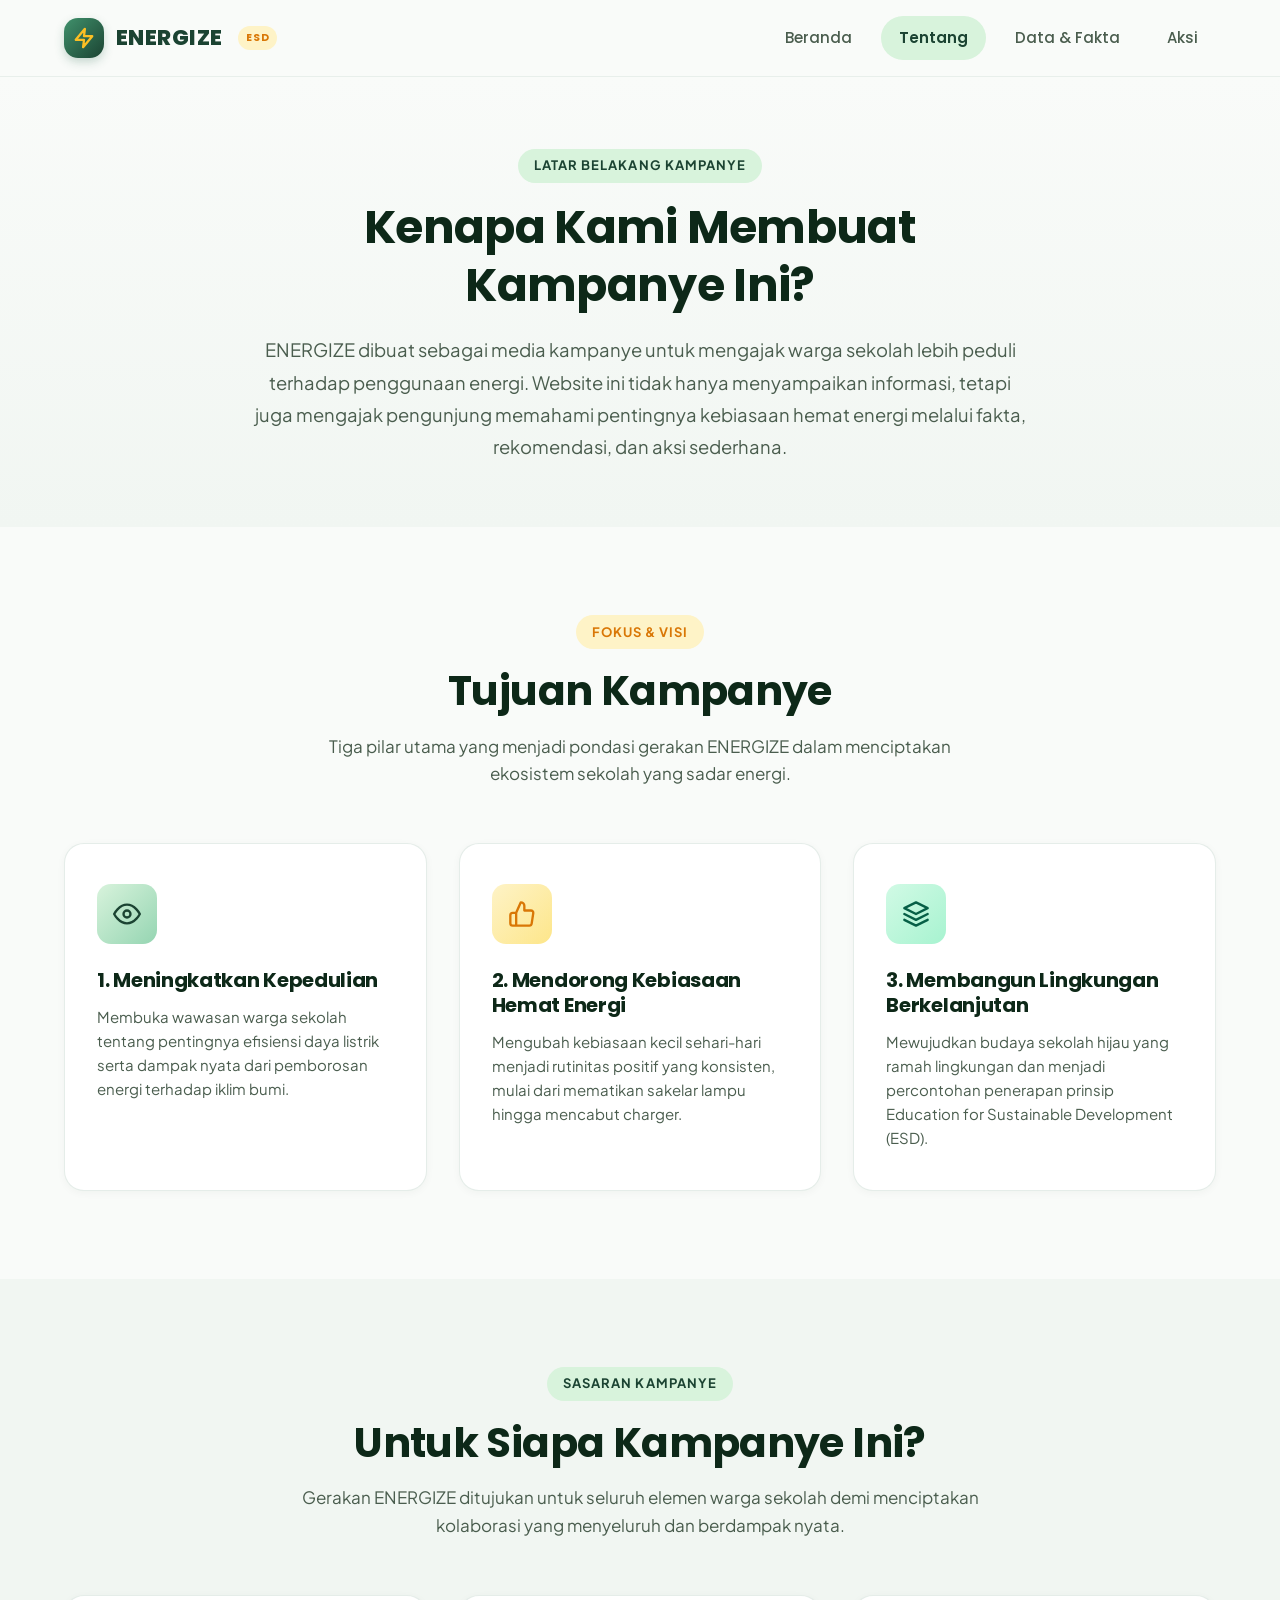
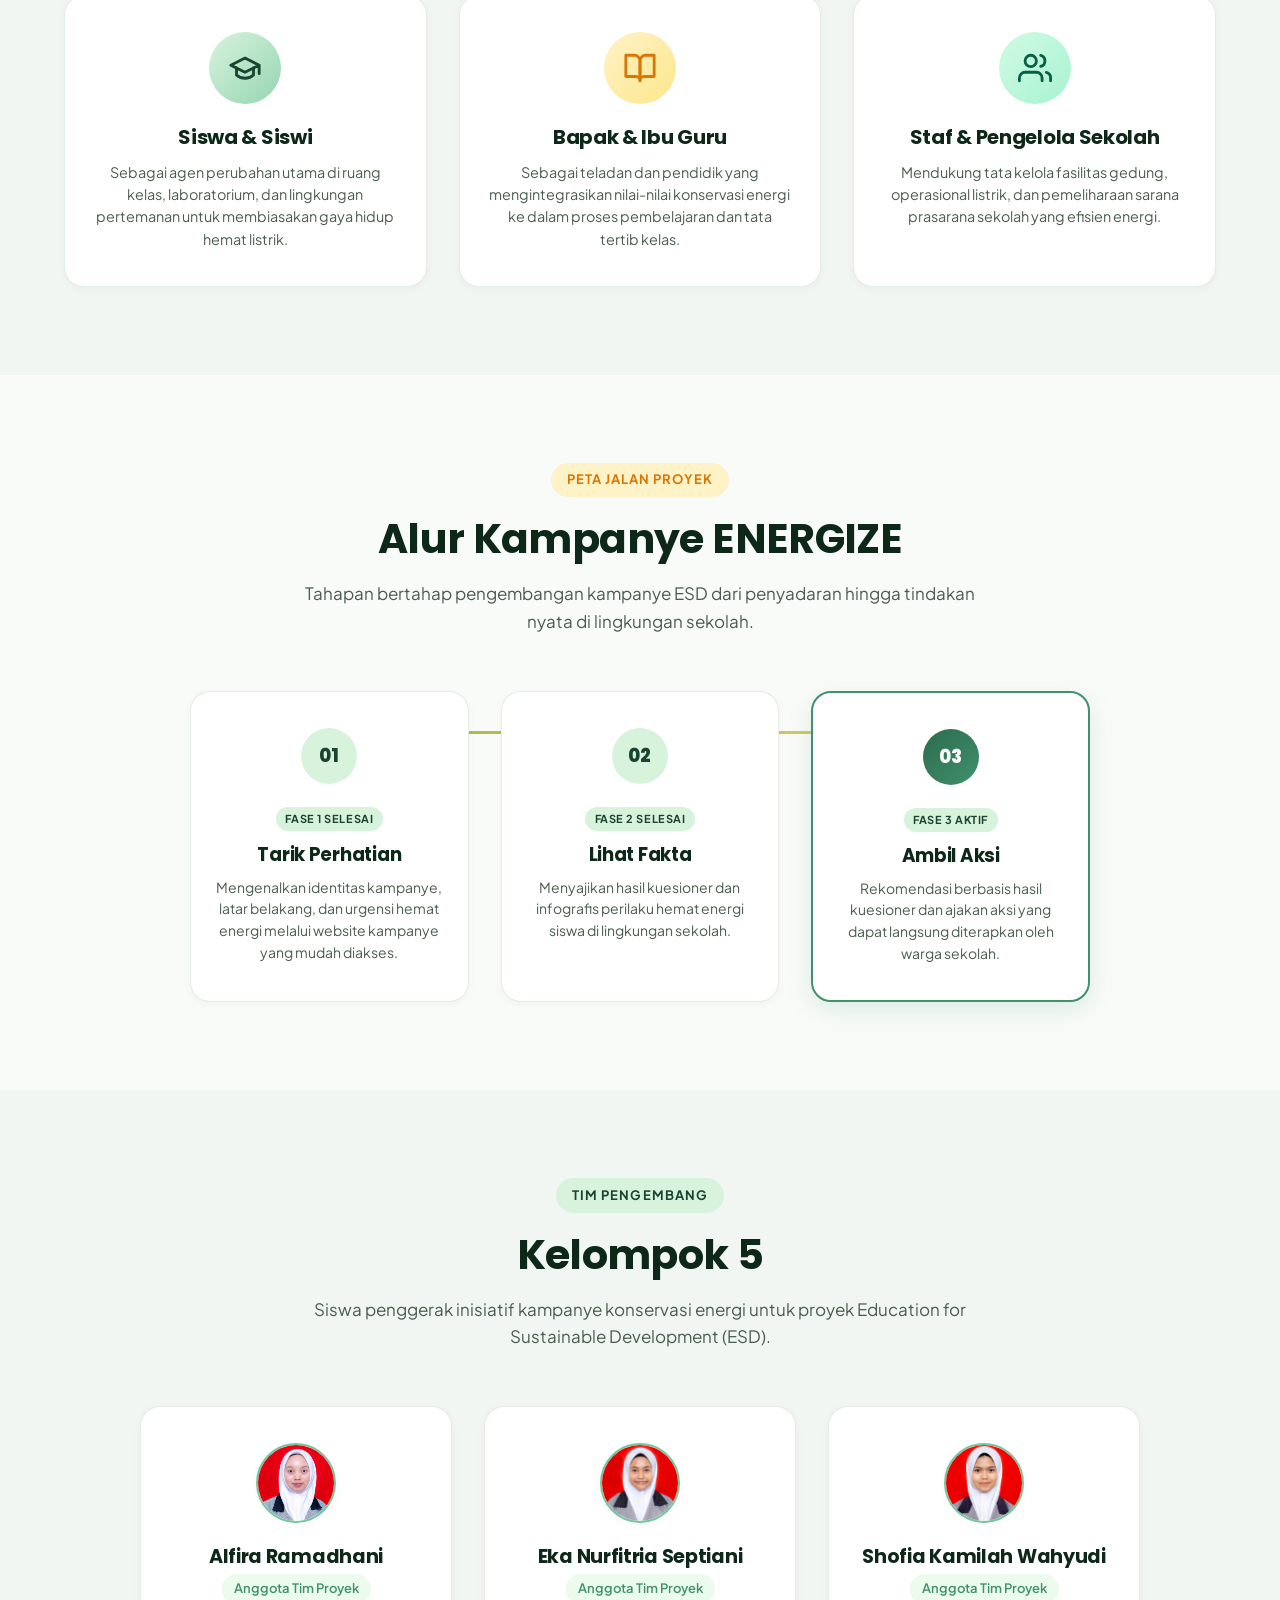
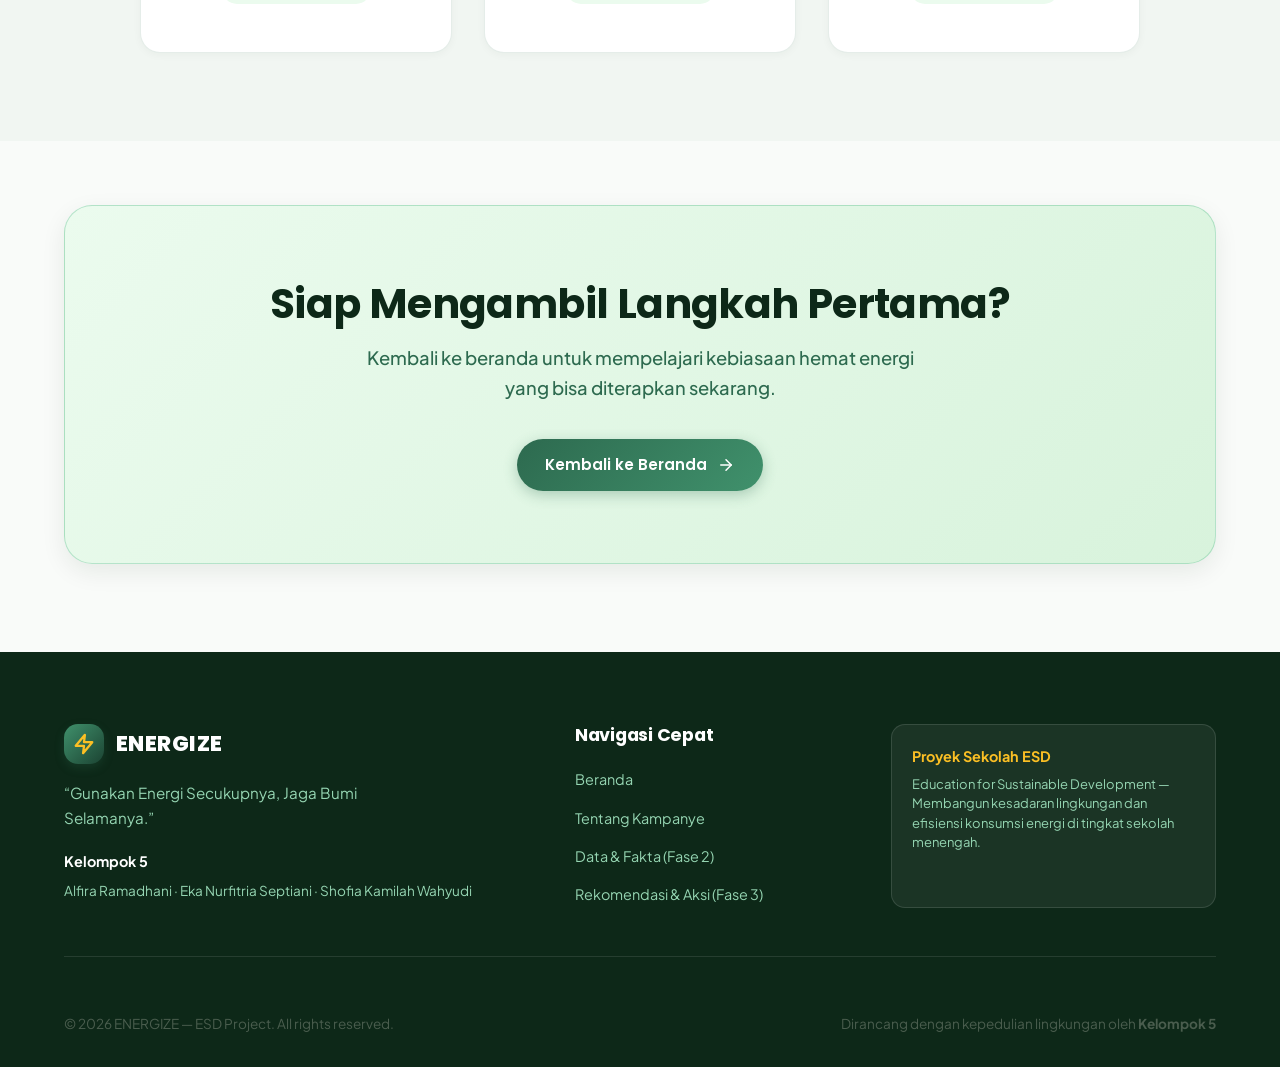
<file: tentang.html>
<!DOCTYPE html>
<html lang="id">

<head>
  <meta charset="UTF-8">
  <meta name="viewport" content="width=device-width, initial-scale=1.0">
  <meta name="description"
    content="Tentang ENERGIZE â€” Inisiatif kampanye hemat energi di lingkungan sekolah untuk proyek ESD oleh Kelompok 5.">
  <meta name="keywords" content="tentang energize, tujuan kampanye, ESD project, kelompok 5, hemat energi sekolah">
  <meta name="author" content="Kelompok 5">

  <title>Tentang Kampanye â€” ENERGIZE | ESD Project</title>

  <!-- Google Fonts -->
  <link rel="preconnect" href="https://fonts.googleapis.com">
  <link rel="preconnect" href="https://fonts.gstatic.com" crossorigin>
  <link
    href="https://fonts.googleapis.com/css2?family=Plus+Jakarta+Sans:wght@400;500;600;700&family=Poppins:wght@500;600;700;800&display=swap"
    rel="stylesheet">

  <!-- Custom CSS -->
  <link rel="stylesheet" href="css/style.css">
</head>

<body>

  <!-- ==================== HEADER & NAVBAR ==================== -->
  <header class="site-header" id="siteHeader">
    <div class="container nav-container">
      <a href="index.html" class="brand-logo" aria-label="ENERGIZE Beranda">
        <div class="brand-icon">
          <svg width="22" height="22" viewBox="0 0 24 24" fill="none" stroke="currentColor" stroke-width="2.5"
            stroke-linecap="round" stroke-linejoin="round">
            <path d="M13 2L3 14h9l-1 8 10-12h-9l1-8z"></path>
          </svg>
        </div>
        <span>ENERGIZE</span>
        <span class="brand-badge">ESD</span>
      </a>

      <!-- Navigation Links -->
      <nav class="nav-menu" id="navMenu" aria-label="Menu Utama">
        <a href="index.html" class="nav-link">Beranda</a>
        <a href="tentang.html" class="nav-link active" aria-current="page">Tentang</a>
        <a href="data.html" class="nav-link">
          Data & Fakta
          
        </a>
        <a href="aksi.html" class="nav-link">
          Aksi
        </a>
      </nav>

      <!-- Mobile Hamburger Button -->
      <button class="mobile-toggle" id="mobileToggle" aria-label="Buka Menu Navigasi" aria-expanded="false">
        <span></span>
        <span></span>
        <span></span>
      </button>
    </div>
  </header>

  <main>
    <!-- ==================== ABOUT HERO SECTION ==================== -->
    <section class="about-hero">
      <div class="container">
        <div class="about-hero-content fade-in-up">
          <span class="section-tag">Latar Belakang Kampanye</span>
          <h1 class="about-hero-title">Kenapa Kami Membuat Kampanye Ini?</h1>
          <p class="about-hero-lead">
            ENERGIZE dibuat sebagai media kampanye untuk mengajak warga sekolah lebih peduli terhadap penggunaan energi.
            Website ini tidak hanya menyampaikan informasi, tetapi juga mengajak pengunjung memahami pentingnya
            kebiasaan hemat energi melalui fakta, rekomendasi, dan aksi sederhana.
          </p>
        </div>
      </div>
    </section>

    <!-- ==================== GOALS SECTION ==================== -->
    <section class="section" id="goals">
      <div class="container">
        <div class="section-header fade-in-up">
          <span class="section-tag accent">Fokus & Visi</span>
          <h2 class="section-title">Tujuan Kampanye</h2>
          <p class="section-desc">
            Tiga pilar utama yang menjadi pondasi gerakan ENERGIZE dalam menciptakan ekosistem sekolah yang sadar
            energi.
          </p>
        </div>

        <div class="goals-grid">
          <!-- Goal 1 -->
          <article class="goal-card fade-in-up">
            <div class="goal-icon icon-emerald">
              <svg width="28" height="28" viewBox="0 0 24 24" fill="none" stroke="currentColor" stroke-width="2"
                stroke-linecap="round" stroke-linejoin="round">
                <path d="M1 12s4-8 11-8 11 8 11 8-4 8-11 8-11-8-11-8z"></path>
                <circle cx="12" cy="12" r="3"></circle>
              </svg>
            </div>
            <h3 class="goal-title">1. Meningkatkan Kepedulian</h3>
            <p class="goal-desc">
              Membuka wawasan warga sekolah tentang pentingnya efisiensi daya listrik serta dampak nyata dari pemborosan
              energi terhadap iklim bumi.
            </p>
          </article>

          <!-- Goal 2 -->
          <article class="goal-card fade-in-up">
            <div class="goal-icon icon-amber">
              <svg width="28" height="28" viewBox="0 0 24 24" fill="none" stroke="currentColor" stroke-width="2"
                stroke-linecap="round" stroke-linejoin="round">
                <path
                  d="M14 9V5a3 3 0 0 0-3-3l-4 9v11h11.28a2 2 0 0 0 2-1.7l1.38-9a2 2 0 0 0-2-2.3zM7 22H4a2 2 0 0 1-2-2v-7a2 2 0 0 1 2-2h3">
                </path>
              </svg>
            </div>
            <h3 class="goal-title">2. Mendorong Kebiasaan Hemat Energi</h3>
            <p class="goal-desc">
              Mengubah kebiasaan kecil sehari-hari menjadi rutinitas positif yang konsisten, mulai dari mematikan
              sakelar lampu hingga mencabut charger.
            </p>
          </article>

          <!-- Goal 3 -->
          <article class="goal-card fade-in-up">
            <div class="goal-icon icon-mint">
              <svg width="28" height="28" viewBox="0 0 24 24" fill="none" stroke="currentColor" stroke-width="2"
                stroke-linecap="round" stroke-linejoin="round">
                <path d="M12 2L2 7l10 5 10-5-10-5zM2 17l10 5 10-5M2 12l10 5 10-5"></path>
              </svg>
            </div>
            <h3 class="goal-title">3. Membangun Lingkungan Berkelanjutan</h3>
            <p class="goal-desc">
              Mewujudkan budaya sekolah hijau yang ramah lingkungan dan menjadi percontohan penerapan prinsip Education
              for Sustainable Development (ESD).
            </p>
          </article>
        </div>
      </div>
    </section>

    <!-- ==================== TARGET AUDIENCE SECTION ==================== -->
    <section class="section section-bg-alt" id="target">
      <div class="container">
        <div class="section-header fade-in-up">
          <span class="section-tag">Sasaran Kampanye</span>
          <h2 class="section-title">Untuk Siapa Kampanye Ini?</h2>
          <p class="section-desc">
            Gerakan ENERGIZE ditujukan untuk seluruh elemen warga sekolah demi menciptakan kolaborasi yang menyeluruh
            dan berdampak nyata.
          </p>
        </div>

        <div class="target-grid">
          <!-- Target 1: Siswa -->
          <article class="target-card fade-in-up">
            <div class="target-avatar-icon icon-emerald">
              <svg width="34" height="34" viewBox="0 0 24 24" fill="none" stroke="currentColor" stroke-width="2"
                stroke-linecap="round" stroke-linejoin="round">
                <path d="M22 10v6M2 10l10-5 10 5-10 5z"></path>
                <path d="M6 12v5c3 3 9 3 12 0v-5"></path>
              </svg>
            </div>
            <h3 class="target-title">Siswa & Siswi</h3>
            <p class="target-desc">
              Sebagai agen perubahan utama di ruang kelas, laboratorium, dan lingkungan pertemanan untuk membiasakan
              gaya hidup hemat listrik.
            </p>
          </article>

          <!-- Target 2: Guru -->
          <article class="target-card fade-in-up">
            <div class="target-avatar-icon icon-amber">
              <svg width="34" height="34" viewBox="0 0 24 24" fill="none" stroke="currentColor" stroke-width="2"
                stroke-linecap="round" stroke-linejoin="round">
                <path d="M2 3h6a4 4 0 0 1 4 4v14a3 3 0 0 0-3-3H2z"></path>
                <path d="M22 3h-6a4 4 0 0 0-4 4v14a3 3 0 0 1 3-3h7z"></path>
              </svg>
            </div>
            <h3 class="target-title">Bapak & Ibu Guru</h3>
            <p class="target-desc">
              Sebagai teladan dan pendidik yang mengintegrasikan nilai-nilai konservasi energi ke dalam proses
              pembelajaran dan tata tertib kelas.
            </p>
          </article>

          <!-- Target 3: Staf Sekolah -->
          <article class="target-card fade-in-up">
            <div class="target-avatar-icon icon-mint">
              <svg width="34" height="34" viewBox="0 0 24 24" fill="none" stroke="currentColor" stroke-width="2"
                stroke-linecap="round" stroke-linejoin="round">
                <path d="M17 21v-2a4 4 0 0 0-4-4H5a4 4 0 0 0-4 4v2"></path>
                <circle cx="9" cy="7" r="4"></circle>
                <path d="M23 21v-2a4 4 0 0 0-3-3.87"></path>
                <path d="M16 3.13a4 4 0 0 1 0 7.75"></path>
              </svg>
            </div>
            <h3 class="target-title">Staf & Pengelola Sekolah</h3>
            <p class="target-desc">
              Mendukung tata kelola fasilitas gedung, operasional listrik, dan pemeliharaan sarana prasarana sekolah
              yang efisien energi.
            </p>
          </article>
        </div>
      </div>
    </section>

    <!-- ==================== CAMPAIGN FLOW / ROADMAP ==================== -->
    <section class="section" id="flow">
      <div class="container">
        <div class="section-header fade-in-up">
          <span class="section-tag accent">Peta Jalan Proyek</span>
          <h2 class="section-title">Alur Kampanye ENERGIZE</h2>
          <p class="section-desc">
            Tahapan bertahap pengembangan kampanye ESD dari penyadaran hingga tindakan nyata di lingkungan sekolah.
          </p>
        </div>

        <div class="timeline-wrapper">
          <div class="timeline-grid">
            <!-- Step 1 (Completed Phase 1) -->
            <div class="timeline-step-card fade-in-up">
              <div class="step-badge-circle">01</div>
              <span class="step-phase-status status-current">Fase 1 Selesai</span>
              <h3 class="step-title">Tarik Perhatian</h3>
              <p class="step-desc">
                Mengenalkan identitas kampanye, latar belakang, dan urgensi hemat energi melalui website kampanye yang
                mudah diakses.
              </p>
            </div>

            <!-- Step 2 (Completed Phase 2) -->
            <div class="timeline-step-card fade-in-up">
              <div class="step-badge-circle">02</div>
              <span class="step-phase-status status-current">Fase 2 Selesai</span>
              <h3 class="step-title">Lihat Fakta</h3>
              <p class="step-desc">
                Menyajikan hasil kuesioner dan infografis perilaku hemat energi siswa di lingkungan sekolah.
              </p>
            </div>

            <!-- Step 3 (Active Phase 3) -->
            <div class="timeline-step-card active-phase fade-in-up">
              <div class="step-badge-circle">03</div>
              <span class="step-phase-status status-current">Fase 3 Aktif</span>
              <h3 class="step-title">Ambil Aksi</h3>
              <p class="step-desc">
                Rekomendasi berbasis hasil kuesioner dan ajakan aksi yang dapat langsung diterapkan oleh warga sekolah.
              </p>
            </div>
          </div>
        </div>
      </div>
    </section>

    <!-- ==================== TEAM SECTION (KELOMPOK 5) ==================== -->
    <section class="section section-bg-alt" id="team">
      <div class="container">
        <div class="section-header fade-in-up">
          <span class="section-tag">Tim Pengembang</span>
          <h2 class="section-title">Kelompok 5</h2>
          <p class="section-desc">
            Siswa penggerak inisiatif kampanye konservasi energi untuk proyek Education for Sustainable Development
            (ESD).
          </p>
        </div>

        <div class="team-grid">
          <!-- Member 1 -->
          <article class="team-card fade-in-up">
            <div>
              <img class="team-avatar" src="assets/images/fira.jpeg" alt="Alfira Ramadhani">
            </div>
            <h3 class="team-name">Alfira Ramadhani</h3>
            <span class="team-role">Anggota Tim Proyek</span>
          </article>

          <!-- Member 2 -->
          <article class="team-card fade-in-up">
            <div>
              <img class="team-avatar" src="assets/images/eka.jpg" alt="Eka Nurfitria Septiani">
            </div>
            <h3 class="team-name">Eka Nurfitria Septiani</h3>
            <span class="team-role">Anggota Tim Proyek</span>
          </article>

          <!-- Member 3 -->
          <article class="team-card fade-in-up">
            <div>
              <img class="team-avatar" src="assets/images/sofia.jpg" alt="Shofia Kamilah Wahyudi">
            </div>
            <h3 class="team-name">Shofia Kamilah Wahyudi</h3>
            <span class="team-role">Anggota Tim Proyek</span>
          </article>
        </div>
      </div>
    </section>

    <!-- ==================== CTA SECTION ==================== -->
    <section class="cta-section">
      <div class="container">
        <div class="cta-box fade-in-up">
          <h2 class="cta-title">Siap Mengambil Langkah Pertama?</h2>
          <p class="cta-subtitle">Kembali ke beranda untuk mempelajari kebiasaan hemat energi yang bisa diterapkan
            sekarang.</p>
          <a href="index.html" class="btn btn-primary">
            <span>Kembali ke Beranda</span>
            <span class="btn-icon-right">
              <svg width="18" height="18" viewBox="0 0 24 24" fill="none" stroke="currentColor" stroke-width="2"
                stroke-linecap="round" stroke-linejoin="round">
                <line x1="5" y1="12" x2="19" y2="12"></line>
                <polyline points="12 5 19 12 12 19"></polyline>
              </svg>
            </span>
          </a>
        </div>
      </div>
    </section>
  </main>

  <!-- ==================== FOOTER ==================== -->
  <footer class="site-footer">
    <div class="container">
      <div class="footer-top">
        <div class="footer-brand">
          <a href="index.html" class="brand-logo">
            <div class="brand-icon" aria-hidden="true">
              <svg width="22" height="22" viewBox="0 0 24 24" fill="none" stroke="currentColor" stroke-width="2.5" stroke-linecap="round" stroke-linejoin="round"><path d="M13 2L3 14h9l-1 8 10-12h-9l1-8z"></path></svg>
            </div>
            <span>ENERGIZE</span>
          </a>
          <p class="footer-tagline">“Gunakan Energi Secukupnya, Jaga Bumi Selamanya.”</p>
          <div class="footer-team-info">
            <strong>Kelompok 5</strong>
            <p>Alfira Ramadhani · Eka Nurfitria Septiani · Shofia Kamilah Wahyudi</p>
          </div>
        </div>
        <div class="footer-nav">
          <h4 class="footer-heading">Navigasi Cepat</h4>
          <ul class="footer-links">
            <li><a href="index.html" class="footer-link">Beranda</a></li>
            <li><a href="tentang.html" class="footer-link">Tentang Kampanye</a></li>
            <li><a href="data.html" class="footer-link">Data &amp; Fakta (Fase 2)</a></li>
            <li><a href="aksi.html" class="footer-link" aria-current="page">Rekomendasi &amp; Aksi (Fase 3)</a></li>
          </ul>
        </div>
        <div class="footer-esd-badge">
          <strong>Proyek Sekolah ESD</strong>
          <p>Education for Sustainable Development — Membangun kesadaran lingkungan dan efisiensi konsumsi energi di tingkat sekolah menengah.</p>
        </div>
      </div>
      <div class="footer-bottom">
        <p>&copy; 2026 ENERGIZE — ESD Project. All rights reserved.</p>
        <p>Dirancang dengan kepedulian lingkungan oleh <strong>Kelompok 5</strong></p>
      </div>
    </div>
  </footer>

  <!-- Back to top button -->
  <button class="back-to-top" id="backToTop" aria-label="Kembali ke atas">
    <svg width="20" height="20" viewBox="0 0 24 24" fill="none" stroke="currentColor" stroke-width="2.5"
      stroke-linecap="round" stroke-linejoin="round">
      <polyline points="18 15 12 9 6 15"></polyline>
    </svg>
  </button>

  <!-- JavaScript -->
  <script src="js/script.js"></script>
</body>

</html>
</file>
<file: css/style.css>
/* ==========================================================================
   ENERGIZE — Gerakan Hemat Energi di Sekolah (ESD Project - Kelompok 5)
   Style System: Clean, Modern, Eco-Friendly, Responsive
   ========================================================================== */

/* --------------------------------------------------------------------------
   1. CSS VARIABLES & DESIGN TOKENS
   -------------------------------------------------------------------------- */
:root {
  /* Brand Colors - Nature & Energy */
  --primary-900: #0d2818;
  --primary-800: #1b4332;
  --primary-700: #2d6a4f;
  --primary-600: #40916c;
  --primary-500: #52b788;
  --primary-400: #74c69d;
  --primary-300: #95d5b2;
  --primary-100: #d8f3dc;
  --primary-50: #ebfbee;

  /* Accent Colors - Solar Energy & Sun */
  --accent-600: #d97706;
  --accent-500: #f59e0b;
  --accent-400: #fbbf24;
  --accent-300: #fde68a;
  --accent-100: #fef3c7;
  --accent-50: #fffbeb;

  /* Neutral Colors */
  --bg-main: #f9fbf9;
  --bg-surface: #ffffff;
  --bg-surface-alt: #f1f6f2;
  --bg-card: #ffffff;
  
  --text-main: #132a13;
  --text-secondary: #4a5d4e;
  --text-muted: #728477;
  --text-light: #ffffff;

  --border-light: rgba(45, 106, 79, 0.12);
  --border-focus: rgba(64, 145, 108, 0.4);

  /* Elevation & Shadows */
  --shadow-sm: 0 2px 8px rgba(19, 42, 19, 0.04);
  --shadow-md: 0 8px 24px rgba(19, 42, 19, 0.08);
  --shadow-lg: 0 16px 36px rgba(19, 42, 19, 0.12);
  --shadow-glow: 0 0 25px rgba(82, 183, 136, 0.35);
  --shadow-amber: 0 8px 20px rgba(245, 158, 11, 0.25);

  /* Typography */
  --font-heading: 'Poppins', -apple-system, BlinkMacSystemFont, 'Segoe UI', Roboto, sans-serif;
  --font-body: 'Plus Jakarta Sans', -apple-system, BlinkMacSystemFont, 'Segoe UI', Roboto, sans-serif;

  /* Layout & Spacing */
  --container-max: 1200px;
  --radius-sm: 8px;
  --radius-md: 14px;
  --radius-lg: 20px;
  --radius-xl: 28px;
  --radius-full: 9999px;

  /* Transitions */
  --transition-fast: 0.18s cubic-bezier(0.4, 0, 0.2, 1);
  --transition-normal: 0.28s cubic-bezier(0.4, 0, 0.2, 1);
  --transition-slow: 0.45s cubic-bezier(0.16, 1, 0.3, 1);
}

/* --------------------------------------------------------------------------
   2. RESET & BASE STYLES
   -------------------------------------------------------------------------- */
*, *::before, *::after {
  box-sizing: border-box;
  margin: 0;
  padding: 0;
}

html {
  scroll-behavior: smooth;
  font-size: 16px;
  -webkit-text-size-adjust: 100%;
}

body {
  font-family: var(--font-body);
  background-color: var(--bg-main);
  color: var(--text-main);
  line-height: 1.65;
  overflow-x: hidden;
  position: relative;
  -webkit-font-smoothing: antialiased;
}

h1, h2, h3, h4, h5, h6 {
  font-family: var(--font-heading);
  color: var(--primary-900);
  line-height: 1.25;
  font-weight: 700;
  letter-spacing: -0.015em;
}

p {
  color: var(--text-secondary);
}

a {
  color: inherit;
  text-decoration: none;
  transition: color var(--transition-fast);
}

button {
  font-family: inherit;
  cursor: pointer;
  border: none;
  background: none;
  outline: none;
}

img, svg {
  display: block;
  max-width: 100%;
  height: auto;
}

ul, ol {
  list-style: none;
}

/* Accessibility Focus */
a:focus-visible, button:focus-visible, input:focus-visible {
  outline: 3px solid var(--accent-500);
  outline-offset: 3px;
  border-radius: var(--radius-sm);
}

/* --------------------------------------------------------------------------
   3. LAYOUT & UTILITIES
   -------------------------------------------------------------------------- */
.container {
  width: 100%;
  max-width: var(--container-max);
  margin-left: auto;
  margin-right: auto;
  padding-left: 1.5rem;
  padding-right: 1.5rem;
}

.section {
  padding: 5.5rem 0;
  position: relative;
}

.section-bg-alt {
  background-color: var(--bg-surface-alt);
}

.section-header {
  text-align: center;
  max-width: 680px;
  margin: 0 auto 3.5rem;
}

.section-tag {
  display: inline-flex;
  align-items: center;
  gap: 0.5rem;
  padding: 0.4rem 1rem;
  background-color: var(--primary-100);
  color: var(--primary-800);
  font-size: 0.8125rem;
  font-weight: 700;
  text-transform: uppercase;
  letter-spacing: 0.08em;
  border-radius: var(--radius-full);
  margin-bottom: 1rem;
}

.section-tag.accent {
  background-color: var(--accent-100);
  color: var(--accent-600);
}

.section-title {
  font-size: clamp(1.85rem, 3.2vw, 2.65rem);
  color: var(--primary-900);
  margin-bottom: 1rem;
}

.section-desc {
  font-size: 1.0625rem;
  color: var(--text-secondary);
  line-height: 1.6;
}

/* --------------------------------------------------------------------------
   4. BUTTONS & INTERACTIVE ELEMENTS
   -------------------------------------------------------------------------- */
.btn {
  display: inline-flex;
  align-items: center;
  justify-content: center;
  gap: 0.65rem;
  padding: 0.85rem 1.75rem;
  font-family: var(--font-heading);
  font-size: 0.9375rem;
  font-weight: 600;
  border-radius: var(--radius-full);
  transition: all var(--transition-normal);
  text-decoration: none;
  cursor: pointer;
}

.btn-primary {
  background: linear-gradient(135deg, var(--primary-700), var(--primary-600));
  color: var(--text-light);
  box-shadow: 0 4px 14px rgba(45, 106, 79, 0.3);
}

.btn-primary:hover {
  background: linear-gradient(135deg, var(--primary-800), var(--primary-700));
  transform: translateY(-2px);
  box-shadow: 0 6px 20px rgba(45, 106, 79, 0.4);
}

.btn-secondary {
  background: var(--bg-surface);
  color: var(--primary-800);
  border: 1.5px solid var(--border-light);
  box-shadow: var(--shadow-sm);
}

.btn-secondary:hover {
  border-color: var(--primary-500);
  color: var(--primary-700);
  transform: translateY(-2px);
  box-shadow: var(--shadow-md);
}

.btn-accent {
  background: linear-gradient(135deg, var(--accent-500), var(--accent-600));
  color: var(--text-light);
  box-shadow: var(--shadow-amber);
}

.btn-accent:hover {
  background: linear-gradient(135deg, var(--accent-600), #b45309);
  transform: translateY(-2px);
  box-shadow: 0 10px 22px rgba(245, 158, 11, 0.35);
}

.btn-white {
  background-color: #ffffff;
  color: var(--primary-800);
  box-shadow: 0 6px 18px rgba(0, 0, 0, 0.08);
}

.btn-white:hover {
  background-color: var(--primary-50);
  transform: translateY(-2px);
  box-shadow: 0 10px 24px rgba(0, 0, 0, 0.12);
}

.btn-icon-right svg {
  transition: transform var(--transition-fast);
}

.btn:hover .btn-icon-right svg {
  transform: translateX(4px);
}

/* --------------------------------------------------------------------------
   5. NAVIGATION BAR
   -------------------------------------------------------------------------- */
.site-header {
  position: sticky;
  top: 0;
  z-index: 1000;
  background-color: rgba(249, 251, 249, 0.92);
  backdrop-filter: blur(12px);
  -webkit-backdrop-filter: blur(12px);
  border-bottom: 1px solid rgba(45, 106, 79, 0.08);
  transition: all var(--transition-normal);
}

.site-header.scrolled {
  background-color: rgba(255, 255, 255, 0.96);
  box-shadow: var(--shadow-md);
  border-bottom-color: rgba(45, 106, 79, 0.12);
}

.nav-container {
  display: flex;
  align-items: center;
  justify-content: space-between;
  height: 4.75rem;
}

/* Brand Logo */
.brand-logo {
  display: flex;
  align-items: center;
  gap: 0.75rem;
  font-family: var(--font-heading);
  font-weight: 800;
  font-size: 1.35rem;
  color: var(--primary-800);
  text-decoration: none;
  letter-spacing: 0.02em;
}

.brand-icon {
  width: 2.5rem;
  height: 2.5rem;
  background: linear-gradient(135deg, var(--primary-600), var(--primary-800));
  color: var(--accent-400);
  border-radius: var(--radius-md);
  display: flex;
  align-items: center;
  justify-content: center;
  box-shadow: 0 4px 10px rgba(45, 106, 79, 0.25);
}

.brand-badge {
  font-size: 0.65rem;
  font-weight: 700;
  padding: 0.2rem 0.5rem;
  background-color: var(--accent-100);
  color: var(--accent-600);
  border-radius: var(--radius-full);
  margin-left: 0.25rem;
  text-transform: uppercase;
  letter-spacing: 0.05em;
}

/* Nav Menu */
.nav-menu {
  display: flex;
  align-items: center;
  gap: 0.75rem;
}

.nav-link {
  font-family: var(--font-heading);
  font-size: 0.9375rem;
  font-weight: 500;
  color: var(--text-secondary);
  padding: 0.6rem 1.1rem;
  border-radius: var(--radius-full);
  transition: all var(--transition-fast);
  position: relative;
  display: inline-flex;
  align-items: center;
  gap: 0.4rem;
}

.nav-link:hover {
  color: var(--primary-700);
  background-color: var(--primary-50);
}

.nav-link.active {
  color: var(--primary-800);
  background-color: var(--primary-100);
  font-weight: 600;
}

.nav-tag-phase {
  font-size: 0.625rem;
  font-weight: 700;
  background-color: var(--accent-100);
  color: var(--accent-600);
  padding: 0.15rem 0.45rem;
  border-radius: var(--radius-full);
  border: 1px solid var(--accent-300);
}

/* Hamburger Toggle */
.mobile-toggle {
  display: none;
  flex-direction: column;
  justify-content: space-between;
  width: 2rem;
  height: 1.4rem;
  cursor: pointer;
  background: transparent;
  border: none;
  padding: 0;
  z-index: 1001;
}

.mobile-toggle span {
  display: block;
  height: 2.5px;
  width: 100%;
  background-color: var(--primary-800);
  border-radius: 2px;
  transition: all var(--transition-normal);
}

.mobile-toggle.active span:nth-child(1) {
  transform: translateY(9px) rotate(45deg);
}
.mobile-toggle.active span:nth-child(2) {
  opacity: 0;
}
.mobile-toggle.active span:nth-child(3) {
  transform: translateY(-9px) rotate(-45deg);
}

/* --------------------------------------------------------------------------
   6. HERO SECTION
   -------------------------------------------------------------------------- */
.hero-section {
  padding: 4rem 0 6rem;
  position: relative;
  overflow: hidden;
}

.hero-glow-1 {
  position: absolute;
  top: -120px;
  right: -80px;
  width: 480px;
  height: 480px;
  background: radial-gradient(circle, rgba(82, 183, 136, 0.22) 0%, rgba(249, 251, 249, 0) 70%);
  pointer-events: none;
  z-index: 0;
}

.hero-glow-2 {
  position: absolute;
  bottom: 20px;
  left: -100px;
  width: 380px;
  height: 380px;
  background: radial-gradient(circle, rgba(251, 191, 36, 0.18) 0%, rgba(249, 251, 249, 0) 70%);
  pointer-events: none;
  z-index: 0;
}

.hero-grid {
  display: grid;
  grid-template-columns: 1.15fr 0.85fr;
  gap: 3.5rem;
  align-items: center;
  position: relative;
  z-index: 1;
}

.hero-content {
  max-width: 600px;
}

.hero-badge {
  display: inline-flex;
  align-items: center;
  gap: 0.6rem;
  padding: 0.45rem 1.1rem;
  background: linear-gradient(135deg, var(--primary-100), #e1f7e7);
  border: 1px solid rgba(82, 183, 136, 0.35);
  border-radius: var(--radius-full);
  color: var(--primary-800);
  font-size: 0.8125rem;
  font-weight: 700;
  letter-spacing: 0.06em;
  margin-bottom: 1.5rem;
  box-shadow: 0 2px 6px rgba(45, 106, 79, 0.08);
}

.hero-badge .pulse-dot {
  width: 8px;
  height: 8px;
  background-color: var(--accent-500);
  border-radius: 50%;
  box-shadow: 0 0 0 0 rgba(245, 158, 11, 0.7);
  animation: pulse 2s infinite;
}

@keyframes pulse {
  0% {
    box-shadow: 0 0 0 0 rgba(245, 158, 11, 0.7);
  }
  70% {
    box-shadow: 0 0 0 8px rgba(245, 158, 11, 0);
  }
  100% {
    box-shadow: 0 0 0 0 rgba(245, 158, 11, 0);
  }
}

.hero-title {
  font-size: clamp(2.35rem, 4vw, 3.4rem);
  font-weight: 800;
  color: var(--primary-900);
  line-height: 1.18;
  margin-bottom: 1.35rem;
}

.hero-title .highlight {
  color: var(--primary-600);
  position: relative;
  display: inline-block;
}

.hero-title .highlight::after {
  content: '';
  position: absolute;
  bottom: 4px;
  left: 0;
  width: 100%;
  height: 10px;
  background-color: var(--accent-300);
  opacity: 0.45;
  z-index: -1;
  border-radius: 4px;
}

.hero-subtitle {
  font-size: 1.125rem;
  color: var(--text-secondary);
  line-height: 1.7;
  margin-bottom: 2.25rem;
}

.hero-actions {
  display: flex;
  align-items: center;
  gap: 1.1rem;
  flex-wrap: wrap;
}

/* Hero Visual Art */
.hero-visual {
  position: relative;
  display: flex;
  justify-content: center;
  align-items: center;
}

.visual-canvas-card {
  width: 100%;
  background: linear-gradient(145deg, #ffffff, #f0f7f2);
  border-radius: var(--radius-xl);
  padding: 2rem;
  box-shadow: var(--shadow-lg);
  border: 1px solid rgba(82, 183, 136, 0.25);
  position: relative;
  overflow: hidden;
}

.hero-svg-art {
  width: 100%;
  height: auto;
  filter: drop-shadow(0 10px 18px rgba(19, 42, 19, 0.08));
  transition: transform var(--transition-slow);
}

.visual-canvas-card:hover .hero-svg-art {
  transform: scale(1.02);
}

/* Floating Eco Badges */
.floating-stat-card {
  position: absolute;
  background: rgba(255, 255, 255, 0.94);
  backdrop-filter: blur(10px);
  padding: 0.75rem 1.15rem;
  border-radius: var(--radius-md);
  box-shadow: var(--shadow-md);
  border: 1px solid rgba(82, 183, 136, 0.2);
  display: flex;
  align-items: center;
  gap: 0.75rem;
  z-index: 2;
  animation: float 4s ease-in-out infinite;
}

.stat-card-1 {
  top: 15px;
  left: -20px;
  animation-delay: 0s;
}

.stat-card-2 {
  bottom: 20px;
  right: -15px;
  animation-delay: 2s;
}

.stat-icon {
  width: 2.25rem;
  height: 2.25rem;
  border-radius: var(--radius-sm);
  display: flex;
  align-items: center;
  justify-content: center;
  font-size: 1.1rem;
}

.stat-icon.green {
  background-color: var(--primary-100);
  color: var(--primary-700);
}

.stat-icon.yellow {
  background-color: var(--accent-100);
  color: var(--accent-600);
}

.stat-text strong {
  display: block;
  font-size: 0.875rem;
  color: var(--primary-900);
  font-weight: 700;
}

.stat-text span {
  font-size: 0.75rem;
  color: var(--text-muted);
}

@keyframes float {
  0%, 100% {
    transform: translateY(0px);
  }
  50% {
    transform: translateY(-8px);
  }
}

/* --------------------------------------------------------------------------
   7. QUICK IMPACT / STATEMENT SECTION
   -------------------------------------------------------------------------- */
.statement-section {
  padding: 5rem 0;
  background: linear-gradient(180deg, var(--bg-main) 0%, var(--bg-surface-alt) 100%);
}

.statement-banner {
  background: linear-gradient(135deg, var(--primary-900), var(--primary-800));
  border-radius: var(--radius-xl);
  padding: 3.5rem 3rem;
  color: var(--text-light);
  text-align: center;
  position: relative;
  overflow: hidden;
  box-shadow: var(--shadow-lg);
  margin-bottom: 3.5rem;
}

.statement-banner::before {
  content: '';
  position: absolute;
  top: 0;
  right: 0;
  bottom: 0;
  left: 0;
  background: radial-gradient(circle at top right, rgba(82, 183, 136, 0.25), transparent 60%);
  pointer-events: none;
}

.statement-lead {
  font-size: 0.875rem;
  font-weight: 700;
  color: var(--accent-400);
  text-transform: uppercase;
  letter-spacing: 0.12em;
  margin-bottom: 0.75rem;
  display: block;
}

.statement-quote {
  font-size: clamp(1.4rem, 2.5vw, 2.1rem);
  font-weight: 700;
  line-height: 1.35;
  color: #ffffff;
  max-width: 820px;
  margin: 0 auto;
}

.impact-grid {
  display: grid;
  grid-template-columns: repeat(3, 1fr);
  gap: 2rem;
}

.impact-card {
  background: var(--bg-surface);
  border-radius: var(--radius-lg);
  padding: 2.25rem 1.85rem;
  border: 1px solid var(--border-light);
  box-shadow: var(--shadow-sm);
  transition: all var(--transition-normal);
  display: flex;
  flex-direction: column;
  position: relative;
}

.impact-card:hover {
  transform: translateY(-6px);
  box-shadow: var(--shadow-md);
  border-color: rgba(64, 145, 108, 0.35);
}

.impact-icon-wrapper {
  width: 3.5rem;
  height: 3.5rem;
  border-radius: var(--radius-md);
  display: flex;
  align-items: center;
  justify-content: center;
  margin-bottom: 1.4rem;
  transition: transform var(--transition-normal);
}

.impact-card:hover .impact-icon-wrapper {
  transform: scale(1.08) rotate(3deg);
}

.icon-emerald {
  background: linear-gradient(135deg, var(--primary-100), var(--primary-300));
  color: var(--primary-800);
}

.icon-amber {
  background: linear-gradient(135deg, var(--accent-100), var(--accent-300));
  color: var(--accent-600);
}

.icon-mint {
  background: linear-gradient(135deg, #d1fae5, #a7f3d0);
  color: #065f46;
}

.impact-title {
  font-size: 1.25rem;
  color: var(--primary-900);
  margin-bottom: 0.75rem;
}

.impact-text {
  font-size: 0.9375rem;
  color: var(--text-secondary);
  line-height: 1.6;
}

/* --------------------------------------------------------------------------
   8. WHY IT MATTERS SECTION
   -------------------------------------------------------------------------- */
.why-section {
  padding: 5.5rem 0;
}

.why-grid {
  display: grid;
  grid-template-columns: 1fr 1fr;
  gap: 4rem;
  align-items: center;
}

.why-content .section-tag {
  margin-bottom: 1rem;
}

.why-content h2 {
  font-size: clamp(1.85rem, 3vw, 2.5rem);
  margin-bottom: 1.35rem;
  color: var(--primary-900);
}

.why-lead-text {
  font-size: 1.0625rem;
  color: var(--text-secondary);
  line-height: 1.7;
  margin-bottom: 2rem;
}

.why-points-list {
  display: flex;
  flex-direction: column;
  gap: 1.25rem;
}

.why-point-item {
  display: flex;
  align-items: flex-start;
  gap: 1rem;
  background-color: var(--bg-surface);
  padding: 1.25rem;
  border-radius: var(--radius-md);
  border: 1px solid var(--border-light);
  transition: all var(--transition-fast);
}

.why-point-item:hover {
  border-color: var(--primary-400);
  box-shadow: var(--shadow-sm);
  transform: translateX(4px);
}

.why-point-icon {
  width: 2.25rem;
  height: 2.25rem;
  min-width: 2.25rem;
  background-color: var(--primary-100);
  color: var(--primary-700);
  border-radius: 50%;
  display: flex;
  align-items: center;
  justify-content: center;
  margin-top: 0.1rem;
}

.why-point-text strong {
  display: block;
  font-size: 1rem;
  color: var(--primary-900);
  margin-bottom: 0.2rem;
}

.why-point-text p {
  font-size: 0.875rem;
  color: var(--text-secondary);
  line-height: 1.5;
}

/* Why Visual Box */
.why-visual-box {
  background: linear-gradient(145deg, #1b4332, #0d2818);
  border-radius: var(--radius-xl);
  padding: 2.5rem 2rem;
  color: #ffffff;
  position: relative;
  box-shadow: var(--shadow-lg);
  overflow: hidden;
}

.why-visual-box::before {
  content: '';
  position: absolute;
  top: -50px;
  right: -50px;
  width: 200px;
  height: 200px;
  background: radial-gradient(circle, rgba(245, 158, 11, 0.25), transparent 70%);
}

.why-box-title {
  color: #ffffff;
  font-size: 1.35rem;
  margin-bottom: 0.5rem;
}

.why-box-sub {
  color: var(--primary-300);
  font-size: 0.875rem;
  margin-bottom: 2rem;
}

.why-stats-cards {
  display: flex;
  flex-direction: column;
  gap: 1.1rem;
}

.why-stat-row {
  background: rgba(255, 255, 255, 0.08);
  border: 1px solid rgba(255, 255, 255, 0.12);
  border-radius: var(--radius-md);
  padding: 1.15rem 1.25rem;
  display: flex;
  align-items: center;
  gap: 1.15rem;
  backdrop-filter: blur(8px);
}

.why-stat-num {
  font-family: var(--font-heading);
  font-size: 1.85rem;
  font-weight: 800;
  color: var(--accent-400);
  line-height: 1;
}

.why-stat-info strong {
  display: block;
  font-size: 0.9375rem;
  color: #ffffff;
}

.why-stat-info span {
  font-size: 0.8125rem;
  color: var(--primary-300);
}

/* --------------------------------------------------------------------------
   9. SMALL HABITS SECTION
   -------------------------------------------------------------------------- */
.habits-section {
  padding: 5.5rem 0;
  background-color: var(--bg-surface-alt);
}

.habits-grid {
  display: grid;
  grid-template-columns: repeat(4, 1fr);
  gap: 1.5rem;
}

.habit-card {
  background-color: var(--bg-surface);
  border-radius: var(--radius-lg);
  padding: 2rem 1.5rem;
  border: 1px solid var(--border-light);
  box-shadow: var(--shadow-sm);
  transition: all var(--transition-normal);
  display: flex;
  flex-direction: column;
  position: relative;
  overflow: hidden;
}

.habit-card::before {
  content: '';
  position: absolute;
  top: 0;
  left: 0;
  right: 0;
  height: 4px;
  background: linear-gradient(90deg, var(--primary-500), var(--accent-400));
  opacity: 0;
  transition: opacity var(--transition-fast);
}

.habit-card:hover {
  transform: translateY(-8px);
  box-shadow: var(--shadow-lg);
  border-color: rgba(64, 145, 108, 0.3);
}

.habit-card:hover::before {
  opacity: 1;
}

.habit-number {
  position: absolute;
  top: 1.25rem;
  right: 1.25rem;
  font-family: var(--font-heading);
  font-weight: 800;
  font-size: 1.1rem;
  color: var(--primary-300);
}

.habit-icon {
  width: 3.25rem;
  height: 3.25rem;
  border-radius: var(--radius-md);
  background-color: var(--primary-50);
  color: var(--primary-700);
  display: flex;
  align-items: center;
  justify-content: center;
  margin-bottom: 1.35rem;
  transition: all var(--transition-fast);
}

.habit-card:hover .habit-icon {
  background-color: var(--primary-600);
  color: #ffffff;
  transform: scale(1.05);
}

.habit-badge {
  display: inline-block;
  font-size: 0.6875rem;
  font-weight: 700;
  text-transform: uppercase;
  letter-spacing: 0.06em;
  color: var(--accent-600);
  background-color: var(--accent-50);
  padding: 0.2rem 0.55rem;
  border-radius: var(--radius-sm);
  margin-bottom: 0.75rem;
  width: fit-content;
}

.habit-title {
  font-size: 1.125rem;
  color: var(--primary-900);
  margin-bottom: 0.65rem;
}

.habit-desc {
  font-size: 0.875rem;
  color: var(--text-secondary);
  line-height: 1.55;
}

/* --------------------------------------------------------------------------
   10. TEASER SECTION (PHASE 2 & 3 ROADMAP)
   -------------------------------------------------------------------------- */
.teaser-section {
  padding: 5.5rem 0;
  overflow: hidden;
}

.teaser-card {
  background: linear-gradient(135deg, #1b4332 0%, #2d6a4f 100%);
  border-radius: var(--radius-xl);
  padding: 4rem 3.5rem;
  color: #ffffff;
  position: relative;
  overflow: hidden;
  box-shadow: var(--shadow-lg);
  display: grid;
  grid-template-columns: 1.2fr 0.8fr;
  gap: 3rem;
  align-items: center;
}

.teaser-card::after {
  content: '';
  position: absolute;
  top: -100px;
  right: -100px;
  width: 320px;
  height: 320px;
  background: radial-gradient(circle, rgba(245, 158, 11, 0.2), transparent 70%);
  pointer-events: none;
}

.teaser-badge {
  display: inline-flex;
  align-items: center;
  gap: 0.5rem;
  padding: 0.4rem 1rem;
  background-color: rgba(251, 191, 36, 0.2);
  border: 1px solid rgba(251, 191, 36, 0.4);
  color: var(--accent-300);
  font-size: 0.8125rem;
  font-weight: 700;
  text-transform: uppercase;
  letter-spacing: 0.08em;
  border-radius: var(--radius-full);
  margin-bottom: 1.25rem;
}

.teaser-title {
  color: #ffffff;
  font-size: clamp(1.75rem, 2.8vw, 2.35rem);
  margin-bottom: 1rem;
}

.teaser-desc {
  color: var(--primary-100);
  font-size: 1.0625rem;
  line-height: 1.65;
  margin-bottom: 2rem;
}

.teaser-preview-box {
  background: rgba(245, 158, 11, 0.18);
  border: 1.5px solid rgba(251, 191, 36, 0.4);
  border-radius: var(--radius-lg);
  padding: 2rem 1.75rem;
  backdrop-filter: blur(10px);
  text-align: center;
  box-shadow: 0 8px 24px rgba(245, 158, 11, 0.15);
  max-width: 100%;
  overflow: hidden;
}

.teaser-icon-graphic {
  width: 4rem;
  height: 4rem;
  margin: 0 auto 1rem;
  background: rgba(245, 158, 11, 0.2);
  border-radius: 50%;
  display: flex;
  align-items: center;
  justify-content: center;
  color: var(--accent-400);
}

.teaser-preview-title {
  color: #ffffff;
  font-size: 1.1rem;
  margin-bottom: 0.4rem;
}

.teaser-preview-subtitle {
  color: var(--primary-300);
  font-size: 0.85rem;
  line-height: 1.4;
}

/* --------------------------------------------------------------------------
   11. CALL TO ACTION (CTA) SECTION
   -------------------------------------------------------------------------- */
.cta-section {
  padding: 4rem 0 5.5rem;
  overflow: hidden;
}

.cta-box {
  background: linear-gradient(135deg, var(--primary-50), #d8f3dc);
  border: 1.5px solid rgba(82, 183, 136, 0.35);
  border-radius: var(--radius-xl);
  padding: 4.5rem 2rem;
  text-align: center;
  position: relative;
  overflow: hidden;
  box-shadow: var(--shadow-md);
  display: flex;
  flex-direction: column;
  align-items: center;
}

.cta-title {
  font-size: clamp(2rem, 3.2vw, 2.65rem);
  color: var(--primary-900);
  margin-bottom: 0.85rem;
}

.cta-subtitle {
  font-size: 1.15rem;
  color: var(--primary-700);
  font-weight: 500;
  max-width: 580px;
  margin: 0 auto 2.25rem;
}

/* --------------------------------------------------------------------------
   12. ABOUT PAGE STYLES (tentang.html)
   -------------------------------------------------------------------------- */
.about-hero {
  padding: 4.5rem 0 4rem;
  background: linear-gradient(180deg, var(--bg-main) 0%, var(--bg-surface-alt) 100%);
  text-align: center;
}

.about-hero-content {
  max-width: 780px;
  margin: 0 auto;
}

.about-hero-title {
  font-size: clamp(2.2rem, 3.6vw, 3rem);
  color: var(--primary-900);
  margin-bottom: 1.25rem;
}

.about-hero-lead {
  font-size: 1.15rem;
  color: var(--text-secondary);
  line-height: 1.75;
}

/* Goals Section */
.goals-grid {
  display: grid;
  grid-template-columns: repeat(3, 1fr);
  gap: 2rem;
}

.goal-card {
  background: var(--bg-surface);
  border-radius: var(--radius-lg);
  padding: 2.5rem 2rem;
  border: 1px solid var(--border-light);
  box-shadow: var(--shadow-sm);
  transition: all var(--transition-normal);
  position: relative;
}

.goal-card:hover {
  transform: translateY(-6px);
  box-shadow: var(--shadow-md);
  border-color: var(--primary-400);
}

.goal-icon {
  width: 3.75rem;
  height: 3.75rem;
  border-radius: var(--radius-md);
  display: flex;
  align-items: center;
  justify-content: center;
  margin-bottom: 1.5rem;
}

.goal-title {
  font-size: 1.25rem;
  color: var(--primary-900);
  margin-bottom: 0.75rem;
}

.goal-desc {
  font-size: 0.9375rem;
  color: var(--text-secondary);
  line-height: 1.6;
}

/* Target Audience Section */
.target-grid {
  display: grid;
  grid-template-columns: repeat(3, 1fr);
  gap: 2rem;
}

.target-card {
  background: var(--bg-surface);
  border-radius: var(--radius-lg);
  padding: 2.25rem 1.85rem;
  border: 1px solid var(--border-light);
  box-shadow: var(--shadow-sm);
  text-align: center;
  transition: all var(--transition-normal);
}

.target-card:hover {
  transform: translateY(-5px);
  box-shadow: var(--shadow-md);
}

.target-avatar-icon {
  width: 4.5rem;
  height: 4.5rem;
  margin: 0 auto 1.35rem;
  border-radius: 50%;
  display: flex;
  align-items: center;
  justify-content: center;
}

.target-title {
  font-size: 1.25rem;
  color: var(--primary-900);
  margin-bottom: 0.65rem;
}

.target-desc {
  font-size: 0.9rem;
  color: var(--text-secondary);
  line-height: 1.55;
}

/* Campaign Flow / Timeline Section */
.timeline-wrapper {
  max-width: 900px;
  margin: 0 auto;
  position: relative;
}

.timeline-grid {
  display: grid;
  grid-template-columns: repeat(3, 1fr);
  gap: 2rem;
  position: relative;
}

.timeline-grid::before {
  content: '';
  position: absolute;
  top: 40px;
  left: 10%;
  right: 10%;
  height: 3px;
  background: linear-gradient(90deg, var(--primary-500), var(--accent-400), var(--primary-300));
  z-index: 0;
}

.timeline-step-card {
  background: var(--bg-surface);
  border: 1px solid var(--border-light);
  border-radius: var(--radius-lg);
  padding: 2.25rem 1.5rem;
  box-shadow: var(--shadow-sm);
  position: relative;
  z-index: 1;
  text-align: center;
  transition: all var(--transition-normal);
}

.timeline-step-card:hover {
  transform: translateY(-6px);
  box-shadow: var(--shadow-md);
}

.timeline-step-card.active-phase {
  border: 2px solid var(--primary-600);
  box-shadow: 0 8px 24px rgba(64, 145, 108, 0.15);
}

.step-badge-circle {
  width: 3.5rem;
  height: 3.5rem;
  margin: 0 auto 1.25rem;
  border-radius: 50%;
  background: var(--primary-100);
  color: var(--primary-800);
  font-family: var(--font-heading);
  font-weight: 800;
  font-size: 1.15rem;
  display: flex;
  align-items: center;
  justify-content: center;
  box-shadow: 0 0 0 6px var(--bg-surface);
}

.timeline-step-card.active-phase .step-badge-circle {
  background: linear-gradient(135deg, var(--primary-700), var(--primary-600));
  color: #ffffff;
}

.step-phase-status {
  display: inline-block;
  font-size: 0.6875rem;
  font-weight: 700;
  padding: 0.2rem 0.6rem;
  border-radius: var(--radius-full);
  margin-bottom: 0.75rem;
  text-transform: uppercase;
  letter-spacing: 0.05em;
}

.status-current {
  background-color: var(--primary-100);
  color: var(--primary-800);
}

.status-upcoming {
  background-color: var(--accent-100);
  color: var(--accent-600);
}

.step-title {
  font-size: 1.15rem;
  color: var(--primary-900);
  margin-bottom: 0.65rem;
}

.step-desc {
  font-size: 0.875rem;
  color: var(--text-secondary);
  line-height: 1.55;
}

/* Team Section */
.team-grid {
  display: grid;
  grid-template-columns: repeat(3, 1fr);
  gap: 2rem;
  max-width: 1000px;
  margin: 0 auto;
}

.team-card {
  background: var(--bg-surface);
  border: 1px solid var(--border-light);
  border-radius: var(--radius-lg);
  padding: 2.25rem 1.75rem;
  text-align: center;
  box-shadow: var(--shadow-sm);
  transition: all var(--transition-normal);
  position: relative;
  overflow: hidden;
}

.team-card:hover {
  transform: translateY(-6px);
  box-shadow: var(--shadow-md);
  border-color: var(--primary-400);
}

.team-avatar {
  width: 5rem;
  height: 5rem;
  margin: 0 auto 1.35rem;
  border-radius: 50%;
  background: linear-gradient(135deg, var(--primary-100), #e1f7e7);
  border: 2px solid var(--primary-400);
  color: var(--primary-800);
  display: flex;
  align-items: center;
  justify-content: center;
  font-family: var(--font-heading);
  font-weight: 700;
  font-size: 1.4rem;
  box-shadow: var(--shadow-sm);
}

.team-name {
  font-size: 1.2rem;
  color: var(--primary-900);
  margin-bottom: 0.35rem;
}

.team-role {
  font-size: 0.8125rem;
  font-weight: 600;
  color: var(--primary-600);
  background-color: var(--primary-50);
  padding: 0.25rem 0.75rem;
  border-radius: var(--radius-full);
  display: inline-block;
  margin-bottom: 0.75rem;
}

.team-badge {
  font-size: 0.8125rem;
  color: var(--text-muted);
}

/* --------------------------------------------------------------------------
   13. FOOTER
   -------------------------------------------------------------------------- */
.site-footer {
  background-color: var(--primary-900);
  color: var(--primary-100);
  padding: 4.5rem 0 2rem;
  position: relative;
}

.footer-top {
  display: grid;
  grid-template-columns: 1.4fr 0.8fr 1fr;
  gap: 3.5rem;
  margin-bottom: 3.5rem;
  padding-bottom: 3rem;
  border-bottom: 1px solid rgba(255, 255, 255, 0.1);
}

.footer-brand .brand-logo {
  color: #ffffff;
  margin-bottom: 1rem;
}

.footer-tagline {
  color: var(--primary-300);
  font-size: 0.95rem;
  margin-bottom: 1.25rem;
  max-width: 320px;
}

.footer-team-info strong {
  display: block;
  font-size: 0.9rem;
  color: #ffffff;
  margin-bottom: 0.35rem;
}

.footer-team-info p {
  color: var(--primary-300);
  font-size: 0.85rem;
  line-height: 1.6;
}

.footer-heading {
  color: #ffffff;
  font-size: 1.1rem;
  margin-bottom: 1.25rem;
}

.footer-links {
  display: flex;
  flex-direction: column;
  gap: 0.75rem;
}

.footer-link {
  color: var(--primary-300);
  font-size: 0.9rem;
  transition: all var(--transition-fast);
}

.footer-link:hover {
  color: var(--accent-400);
  transform: translateX(4px);
}

.footer-esd-badge {
  background: rgba(255, 255, 255, 0.06);
  border: 1px solid rgba(255, 255, 255, 0.12);
  border-radius: var(--radius-md);
  padding: 1.25rem;
}

.footer-esd-badge strong {
  display: block;
  color: var(--accent-400);
  font-size: 0.9rem;
  margin-bottom: 0.35rem;
}

.footer-esd-badge p {
  color: var(--primary-300);
  font-size: 0.8125rem;
  line-height: 1.5;
}

.footer-bottom {
  display: flex;
  align-items: center;
  justify-content: space-between;
  font-size: 0.85rem;
  color: var(--primary-400);
  flex-wrap: wrap;
  gap: 1rem;
}

/* --------------------------------------------------------------------------
   14. MODAL & TOAST NOTIFICATION (PHASE 2 & 3 TEASER)
   -------------------------------------------------------------------------- */
.modal-overlay {
  position: fixed;
  top: 0;
  left: 0;
  right: 0;
  bottom: 0;
  background-color: rgba(13, 40, 24, 0.6);
  backdrop-filter: blur(6px);
  -webkit-backdrop-filter: blur(6px);
  z-index: 2000;
  display: flex;
  align-items: center;
  justify-content: center;
  padding: 1.5rem;
  opacity: 0;
  visibility: hidden;
  transition: all var(--transition-normal);
}

.modal-overlay.active {
  opacity: 1;
  visibility: visible;
}

.modal-dialog {
  background-color: var(--bg-surface);
  border-radius: var(--radius-xl);
  padding: 2.5rem 2rem;
  max-width: 480px;
  width: 100%;
  box-shadow: var(--shadow-lg);
  position: relative;
  text-align: center;
  transform: scale(0.92);
  transition: transform var(--transition-slow);
}

.modal-overlay.active .modal-dialog {
  transform: scale(1);
}

.modal-close {
  position: absolute;
  top: 1.25rem;
  right: 1.25rem;
  width: 2rem;
  height: 2rem;
  border-radius: 50%;
  background-color: var(--bg-surface-alt);
  color: var(--text-secondary);
  display: flex;
  align-items: center;
  justify-content: center;
  font-size: 1.1rem;
  transition: all var(--transition-fast);
}

.modal-close:hover {
  background-color: var(--primary-100);
  color: var(--primary-800);
}

.modal-icon-badge {
  width: 4.5rem;
  height: 4.5rem;
  border-radius: 50%;
  background-color: var(--accent-100);
  color: var(--accent-600);
  display: flex;
  align-items: center;
  justify-content: center;
  margin: 0 auto 1.25rem;
}

.modal-title {
  font-size: 1.45rem;
  color: var(--primary-900);
  margin-bottom: 0.65rem;
}

.modal-desc {
  font-size: 0.9375rem;
  color: var(--text-secondary);
  line-height: 1.6;
  margin-bottom: 1.75rem;
}

/* Back To Top Button */
.back-to-top {
  position: fixed;
  bottom: 2rem;
  right: 2rem;
  width: 3rem;
  height: 3rem;
  background-color: var(--primary-700);
  color: #ffffff;
  border-radius: 50%;
  display: flex;
  align-items: center;
  justify-content: center;
  box-shadow: var(--shadow-md);
  z-index: 990;
  opacity: 0;
  visibility: hidden;
  transform: translateY(15px);
  transition: all var(--transition-normal);
}

.back-to-top.visible {
  opacity: 1;
  visibility: visible;
  transform: translateY(0);
}

.back-to-top:hover {
  background-color: var(--primary-800);
  transform: translateY(-4px);
  box-shadow: var(--shadow-lg);
}

/* --------------------------------------------------------------------------
   15. ANIMATIONS & SCROLL REVEAL
   -------------------------------------------------------------------------- */
.fade-in-up {
  opacity: 0;
  transform: translateY(24px);
  transition: opacity 0.6s ease-out, transform 0.6s ease-out;
}

.fade-in-up.revealed {
  opacity: 1;
  transform: translateY(0);
}

/* --------------------------------------------------------------------------
   16. RESPONSIVE BREAKPOINTS
   -------------------------------------------------------------------------- */
@media (max-width: 1024px) {
  .hero-grid {
    grid-template-columns: 1fr;
    text-align: center;
    gap: 3rem;
  }

  .hero-content {
    max-width: 100%;
  }

  .hero-actions {
    justify-content: center;
  }

  .hero-visual {
    max-width: 520px;
    margin: 0 auto;
  }

  .why-grid {
    grid-template-columns: 1fr;
    gap: 3rem;
  }

  .habits-grid {
    grid-template-columns: repeat(2, 1fr);
  }

  .teaser-card {
    grid-template-columns: 1fr;
    text-align: center;
    padding: 3rem 2rem;
  }

  .teaser-badge {
    margin: 0 auto 1.25rem;
  }

  .footer-top {
    grid-template-columns: 1fr 1fr;
    gap: 2.5rem;
  }

  .footer-esd-badge {
    grid-column: span 2;
  }
}

@media (max-width: 768px) {
  .section {
    padding: 4rem 0;
  }

  .nav-menu {
    position: fixed;
    top: 4.75rem;
    left: 0;
    right: 0;
    background-color: #ffffff;
    flex-direction: column;
    padding: 2rem 1.5rem;
    gap: 1rem;
    box-shadow: var(--shadow-lg);
    border-bottom: 1px solid var(--border-light);
    transform: translateY(-120%);
    opacity: 0;
    visibility: hidden;
    transition: all var(--transition-slow);
    z-index: 999;
  }

  .nav-menu.open {
    transform: translateY(0);
    opacity: 1;
    visibility: visible;
  }

  .nav-link {
    width: 100%;
    justify-content: center;
    padding: 0.85rem 1.25rem;
  }

  .mobile-toggle {
    display: flex;
  }

  .impact-grid,
  .goals-grid,
  .target-grid,
  .timeline-grid,
  .team-grid {
    grid-template-columns: 1fr;
    gap: 1.5rem;
  }

  .timeline-grid::before {
    display: none;
  }

  .habits-grid {
    grid-template-columns: 1fr;
  }

  .statement-banner {
    padding: 2.5rem 1.5rem;
  }

  .footer-top {
    grid-template-columns: 1fr;
    gap: 2rem;
  }

  .footer-esd-badge {
    grid-column: span 1;
  }

  .footer-bottom {
    flex-direction: column;
    text-align: center;
    gap: 0.5rem;
  }

  .stat-card-1 {
    left: 0;
    top: 5px;
  }

  .stat-card-2 {
    right: 0;
    bottom: 5px;
  }
}

@media (max-width: 480px) {
  .hero-title {
    font-size: 2rem;
  }

  .hero-actions {
    flex-direction: column;
    width: 100%;
  }

  .hero-actions .btn {
    width: 100%;
  }

  .btn {
    width: 100%;
  }

  .floating-stat-card {
    position: static;
    margin-top: 1rem;
    width: 100%;
    animation: none;
  }
}
</file>
<file: css/aksi.css>
.action-hero {
  padding: 6rem 0 5rem;
  background:
    radial-gradient(circle at 85% 20%, rgba(245, 158, 11, .16), transparent 25rem),
    linear-gradient(145deg, var(--bg-main), var(--primary-50));
}

.action-hero-content {
  max-width: 900px;
}

.action-hero-title {
  margin: 1.25rem 0;
  font-size: clamp(2.5rem, 6vw, 4.5rem);
  line-height: 1.12;
}

.action-hero-title span {
  color: var(--primary-600);
}

.action-hero-lead {
  max-width: 720px;
  margin-bottom: 2rem;
  color: var(--text-secondary);
  font-size: 1.125rem;
}

.action-evidence {
  padding-bottom: 3.5rem;
}

.evidence-grid {
  display: grid;
  grid-template-columns: repeat(3, minmax(0, 1fr));
  gap: 1.25rem;
}

.evidence-card {
  padding: 1.75rem;
  border: 1px solid var(--border-light);
  border-radius: var(--radius-lg);
  background: var(--bg-surface);
  box-shadow: var(--shadow-sm);
}

.evidence-priority {
  border-top: 4px solid var(--accent-500);
}

.evidence-strength {
  border-top: 4px solid var(--primary-500);
}

.evidence-label,
.action-data-tag {
  color: var(--text-muted);
  font-size: .8rem;
  font-weight: 700;
  letter-spacing: .04em;
  text-transform: uppercase;
}

.evidence-score {
  display: block;
  margin: .85rem 0 .45rem;
  color: var(--primary-800);
  font-family: var(--font-heading);
  font-size: 2.4rem;
  line-height: 1.2;
}

.evidence-score span {
  color: var(--text-muted);
  font-family: var(--font-body);
  font-size: 1rem;
  font-weight: 500;
}

.evidence-card h3 {
  margin-bottom: .6rem;
  font-size: 1.1rem;
}

.evidence-card p,
.evidence-note {
  color: var(--text-secondary);
  font-size: .92rem;
  line-height: 1.7;
}

.evidence-note {
  margin-top: 1.5rem;
  padding: 1rem 1.25rem;
  border-left: 3px solid var(--primary-500);
  background: var(--primary-50);
  border-radius: 0 var(--radius-sm) var(--radius-sm) 0;
}

.action-grid {
  display: grid;
  grid-template-columns: repeat(2, minmax(0, 1fr));
  gap: 1.25rem;
}

.action-card {
  padding: 1.6rem;
  border: 1px solid var(--border-light);
  border-radius: var(--radius-lg);
  background: var(--bg-surface);
  box-shadow: var(--shadow-sm);
}

.action-card-heading {
  display: flex;
  align-items: flex-start;
  gap: 1rem;
}

.action-number {
  display: grid;
  flex: 0 0 2.75rem;
  height: 2.75rem;
  place-items: center;
  border-radius: var(--radius-md);
  background: var(--primary-100);
  color: var(--primary-800);
  font-family: var(--font-heading);
  font-weight: 700;
}

.action-data-tag {
  display: block;
  margin-bottom: .35rem;
  color: var(--primary-700);
  text-transform: none;
  letter-spacing: 0;
}

.action-card-heading h3 {
  margin-bottom: 0;
  font-size: 1.18rem;
}

.action-problem {
  margin: 1.1rem 0;
  padding: .9rem 1rem;
  border-left: 3px solid var(--accent-500);
  border-radius: 0 var(--radius-sm) var(--radius-sm) 0;
  background: var(--accent-50);
  color: var(--text-secondary);
  font-size: .92rem;
}

.action-solution-list {
  display: grid;
  gap: .65rem;
  padding-left: 1.25rem;
  color: var(--text-secondary);
  font-size: .92rem;
}

.action-solution-list li::marker {
  color: var(--primary-600);
}

.action-target {
  margin-top: 1rem;
  padding: .8rem 1rem;
  border-radius: var(--radius-sm);
  background: var(--bg-surface-alt);
  color: var(--text-secondary);
  font-size: .88rem;
}

.action-checklist-section {
  padding-top: 3rem;
}

.checklist-wrapper,
.pledge-form-card,
.pledge-placeholder,
.pledge-result-card {
  padding: 1.6rem;
  border: 1px solid var(--border-light);
  border-radius: var(--radius-lg);
  background: var(--bg-surface);
  box-shadow: var(--shadow-sm);
}

.checklist-wrapper {
  max-width: 900px;
  margin: 0 auto;
}

.checklist-progress-header {
  display: flex;
  justify-content: space-between;
  gap: 1rem;
  margin-bottom: .65rem;
  color: var(--primary-900);
  font-size: .92rem;
  font-weight: 700;
}

.checklist-progress-bar-bg {
  height: .75rem;
  overflow: hidden;
  border-radius: var(--radius-full);
  background: var(--primary-100);
}

.checklist-progress-fill {
  width: 0;
  height: 100%;
  border-radius: inherit;
  background: var(--primary-600);
  transition: width var(--transition-normal);
}

.checklist-feedback {
  margin-top: .65rem;
  color: var(--text-secondary);
  font-size: .9rem;
}

.checklist-items-grid {
  display: grid;
  gap: .75rem;
  margin-top: 1.5rem;
}

.checklist-item {
  display: flex;
  align-items: flex-start;
  gap: .8rem;
  padding: 1rem;
  border: 1px solid var(--border-light);
  border-radius: var(--radius-md);
  cursor: pointer;
}

.checklist-item input,
.form-checkbox-label input {
  width: 1.1rem;
  height: 1.1rem;
  flex: 0 0 auto;
  margin-top: .2rem;
  accent-color: var(--primary-600);
}

.checklist-item span {
  display: grid;
  gap: .2rem;
}

.checklist-item strong {
  color: var(--primary-900);
  font-size: .94rem;
}

.checklist-item small {
  color: var(--text-secondary);
  font-size: .85rem;
  line-height: 1.5;
}

.checklist-item.checked {
  border-color: var(--primary-400);
  background: var(--primary-50);
}

.checklist-actions {
  display: flex;
  justify-content: flex-end;
  margin-top: 1rem;
}

.pledge-grid {
  display: grid;
  grid-template-columns: repeat(2, minmax(0, 1fr));
  gap: 1.5rem;
  align-items: start;
}

.form-group {
  display: grid;
  gap: .55rem;
  margin-bottom: 1.1rem;
}

.form-label {
  color: var(--primary-900);
  font-size: .92rem;
  font-weight: 700;
}

.form-input {
  width: 100%;
  min-height: 2.8rem;
  padding: .7rem .85rem;
  border: 1px solid var(--border-light);
  border-radius: var(--radius-sm);
  background: var(--bg-main);
  color: var(--text-main);
  font: inherit;
}

.form-input:focus-visible,
.checklist-item:focus-within,
.form-checkbox-label:focus-within {
  outline: 3px solid var(--border-focus);
  outline-offset: 2px;
}

.pledge-actions-fieldset {
  padding: 0;
  border: 0;
}

.pledge-actions-fieldset legend {
  margin-bottom: .65rem;
}

.form-checkbox-label {
  display: flex;
  align-items: flex-start;
  gap: .65rem;
  color: var(--text-secondary);
  font-size: .9rem;
}

.pledge-actions-fieldset .form-checkbox-label + .form-checkbox-label {
  margin-top: .65rem;
}

.pledge-submit {
  width: 100%;
}

.pledge-form-message {
  min-height: 1.5rem;
  color: #b42318;
  font-size: .88rem;
}

.pledge-output {
  display: grid;
  gap: .85rem;
}

.pledge-placeholder h3,
.pledge-result-card h3 {
  margin-bottom: .5rem;
}

.pledge-placeholder p,
.pledge-privacy-note {
  color: var(--text-secondary);
  font-size: .9rem;
}

.pledge-result-card {
  border-top: 4px solid var(--primary-500);
}

.pledge-result-card[hidden] {
  display: none;
}

.pledge-result-badge {
  display: inline-block;
  margin-bottom: .8rem;
  padding: .3rem .65rem;
  border-radius: var(--radius-full);
  background: var(--primary-100);
  color: var(--primary-800);
  font-size: .78rem;
  font-weight: 700;
}

.pledge-result-name {
  color: var(--primary-800);
  font-family: var(--font-heading);
  font-size: 1.35rem;
  font-weight: 700;
}

.pledge-result-class,
.pledge-result-label {
  color: var(--text-secondary);
  font-size: .9rem;
}

.pledge-result-label {
  margin-top: 1rem;
  font-weight: 700;
}

.pledge-result-card ul {
  display: grid;
  gap: .35rem;
  margin: .5rem 0 1rem;
  padding-left: 1.25rem;
  color: var(--text-secondary);
  font-size: .9rem;
}

.pledge-result-footer,
.pledge-result-buttons {
  display: flex;
  justify-content: space-between;
  gap: .75rem;
  flex-wrap: wrap;
}

.pledge-result-footer {
  padding-top: .85rem;
  border-top: 1px solid var(--border-light);
  color: var(--text-muted);
  font-size: .78rem;
}

.pledge-result-buttons {
  margin-top: 1.1rem;
}

.recommendation-content .action-detail {
  margin-top: .9rem;
  padding: .8rem 1rem;
  border-radius: var(--radius-sm);
  background: var(--bg-surface-alt);
  font-size: .9rem;
}

.action-cta-section {
  padding: 1rem 0 5rem;
}

.action-cta-section .cta-box {
  padding: 3rem 2rem;
}

.action-cta-section .section-tag {
  margin-bottom: 1rem;
}

.action-cta-section .cta-subtitle {
  max-width: 680px;
}

@media (max-width: 800px) {
  .evidence-grid,
  .action-grid,
  .pledge-grid {
    grid-template-columns: 1fr;
  }
}

@media (max-width: 600px) {
  .action-hero {
    padding: 4rem 0 3.5rem;
  }

  .action-card,
  .checklist-wrapper,
  .pledge-form-card,
  .pledge-placeholder,
  .pledge-result-card { padding: 1.2rem; }

  .checklist-progress-header { flex-direction: column; gap: .2rem; }
  .action-card-heading { gap: .75rem; }
  .action-number { flex-basis: 2.4rem; height: 2.4rem; }
  .action-cta-section .cta-box {
    padding: 2rem 1.25rem;
  }
}

@media print {
  @page {
    size: A4 portrait;
    margin: 1.5cm;
  }

  html, body {
    height: auto !important;
    overflow: visible !important;
  }

  body > *:not(main),
  main > *:not(#pledge),
  #pledge > .container > .section-header,
  #pledge > .container > .pledge-grid > .pledge-form-card,
  #pledge > .container > .pledge-grid > .pledge-output > .pledge-placeholder,
  #pledge > .container > .pledge-grid > .pledge-output > .pledge-privacy-note {
    display: none !important;
  }

  main,
  #pledge,
  #pledge > .container,
  #pledge > .container > .pledge-grid,
  #pledge > .container > .pledge-grid > .pledge-output {
    display: block !important;
    padding: 0 !important;
    margin: 0 !important;
    background: transparent !important;
    border: none !important;
    box-shadow: none !important;
  }

  #pledgeResultCard {
    display: block !important;
    position: static !important;
    width: 100% !important;
    max-width: 100% !important;
    margin: 0 !important;
    padding: 1.5rem !important;
    box-shadow: none !important;
    border: 1.5px solid #ccc !important;
    border-top: 4px solid var(--primary-500) !important;
    border-radius: 12px !important;
    page-break-inside: avoid !important;
    break-inside: avoid !important;
  }

  .pledge-result-buttons {
    display: none !important;
  }
}
</file>
